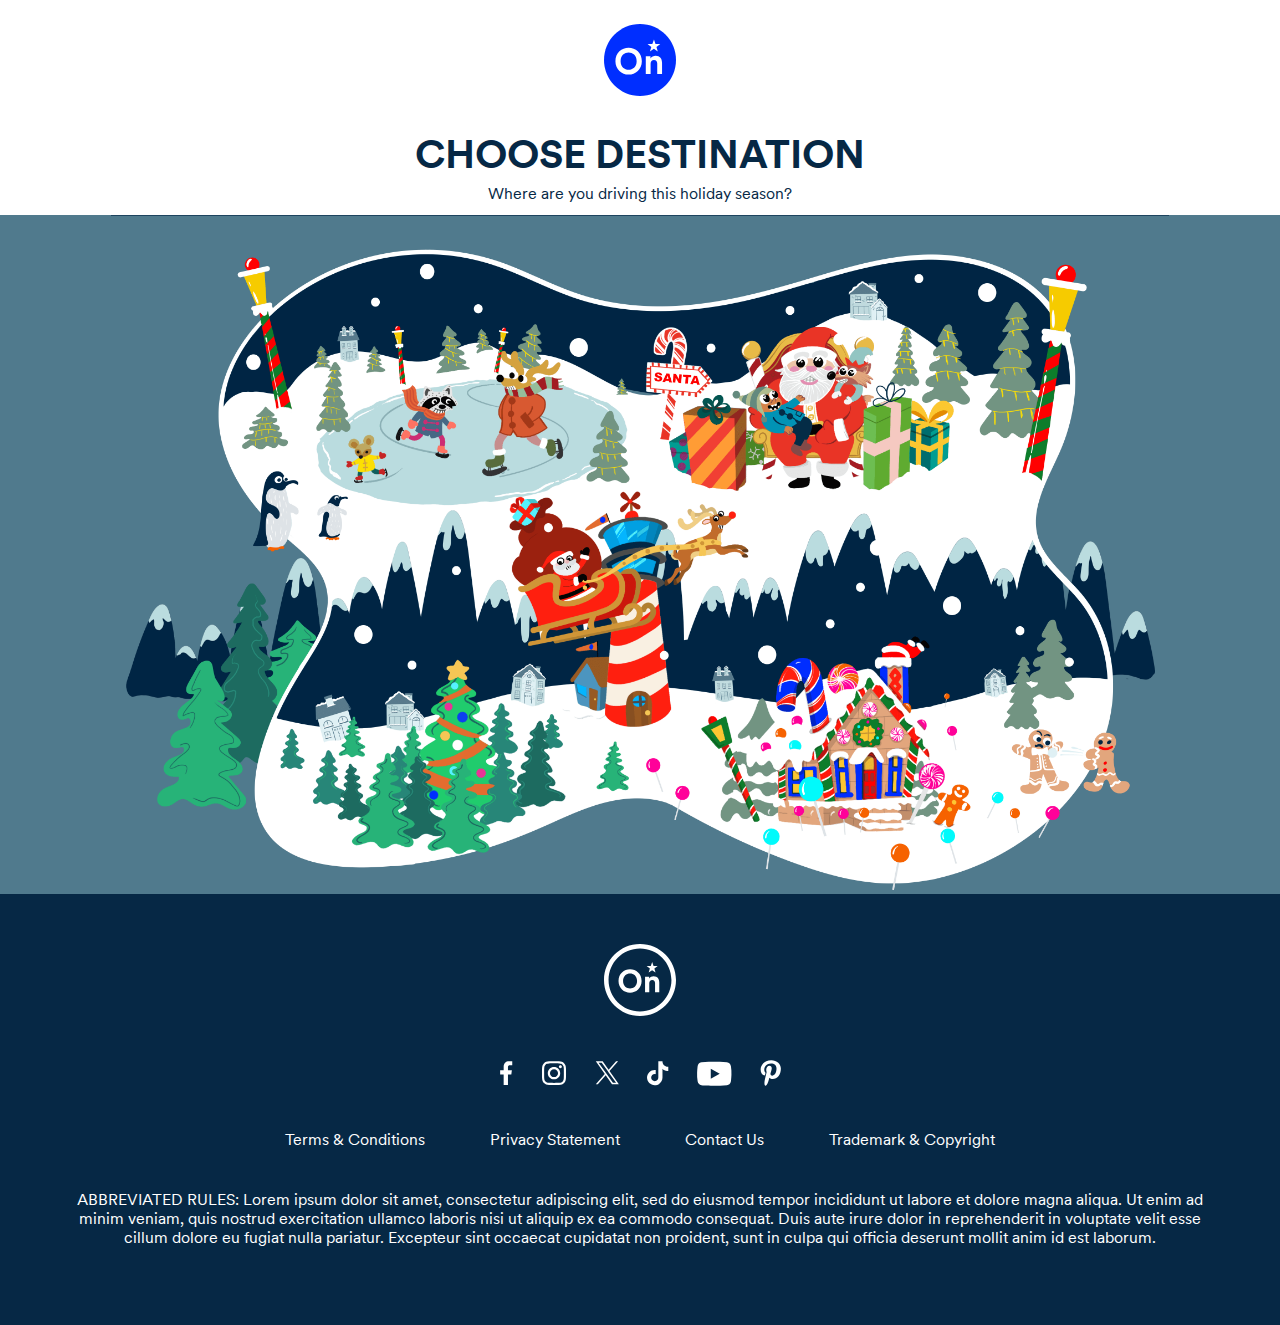
<file: index.html>
<!doctype html>
<html lang="en">
<!-- Head -->
<head>
    <meta charset="utf-8">
    <meta http-equiv="X-UA-Compatible" content="IE=edge">
    <meta name="viewport" content="width=device-width, initial-scale=1">
    <title>Onstar | Landing</title>   
    <link rel="icon" href="images/favicon.ico">
    <link rel="preconnect" href="https://fonts.googleapis.com">
    <link rel="preconnect" href="https://fonts.gstatic.com" crossorigin>
    <link href="https://fonts.googleapis.com/css2?family=Alumni+Sans:ital,wght@0,100..900;1,100..900&family=Flow+Circular&family=Roboto+Condensed:ital,wght@0,100..900;1,100..900&display=swap" rel="stylesheet">
    <link href="css/main.css" rel="stylesheet"> 
    <link href="js/jquery.min.js">
    <link href="js/jquery.rwdImageMaps.js">
    <link href="js/main.js">
    <link href="js/snow.js">
</head>
   
<!-- Body -->
<body>    
    <div class="wrapper">
        <header>
            <div class="container inner-container">
                <div class="d-flex justify-content-center align-items-center">
                    <a href="index.html" class="d-flex" title="Onstar">
                        <svg width="72" height="72" viewBox="0 0 72 72" fill="none" xmlns="http://www.w3.org/2000/svg">
                            <path d="M36 0C16.119 0 0 16.119 0 36C0 55.887 16.119 72 36 72C55.881 72 72 55.887 72 36C72 16.119 55.881 0 36 0Z" fill="#002EFF"/>
                            <path d="M45.9165 27.4627L49.8725 24.8017L53.7755 27.5407L52.4635 22.9617L56.2785 20.1027L51.5115 19.9337L49.9665 15.4277L48.3315 19.9017L43.5615 19.9767L47.3195 22.9107L45.9165 27.4627Z" fill="white"/>
                            <path d="M24.6111 23.764C17.6541 23.764 11.4221 28.873 11.4221 37.17C11.4221 45.431 17.6541 50.54 24.6111 50.54C31.6041 50.54 37.8361 45.431 37.8361 37.17C37.8361 28.873 31.6041 23.764 24.6111 23.764ZM24.6111 45.685C20.6621 45.685 16.6041 42.931 16.6041 37.134C16.6041 31.337 20.6621 28.583 24.6111 28.583C28.5971 28.583 32.6551 31.337 32.6551 37.134C32.6551 42.931 28.5971 45.685 24.6111 45.685Z" fill="white"/>
                            <path d="M51.6049 31.699C49.6849 31.699 47.5469 32.532 46.4599 34.38V32.17H41.7859V49.997H46.6049V39.743C46.6049 37.677 47.8369 36.047 49.9379 36.047C52.2569 36.047 53.2349 37.605 53.2349 39.598V49.997H58.0539V38.764C58.0539 34.851 56.0249 31.699 51.6049 31.699Z" fill="white"/>
                        </svg>
                    </a>
                </div>
            </div>
        </header>
        
        <main>
            <div class="landing-sect">
                <div class="container inner-container">
                    <div class="heading text-center">
                        <h1 class="text-uppercase">Choose Destination</h1>
                        <p>Where are you driving this holiday season?</p>
                    </div>
                </div>
                <div class="main-content-block" id="snowflake-block">
                    <div class="landing-image-web position-relative d-none d-lg-block">
                        <figure class="m-0">
                            <img src="images/landing-web.png" usemap="#image-map" alt="Onstar">
                        </figure>
                        <map name="image-map">
                            <area target="" alt="Ice Rink" title="Ice Rink" href="#ice-rink" class="modal-toggle" data-target="imageContentModal" coords="895,371,796,378,722,476,739,730,705,828,725,933,830,1015,952,1066,1210,1059,1352,1059,1461,1015,1596,1022,1735,984,1878,974,1888,774,1820,659,1671,567,1617,456,1549,354,1281,330,949,347" shape="poly">
                            <area target="" alt="Santa Presents" title="Santa Presents" href="#santa-presents" class="modal-toggle" data-target="imageContent1Modal" coords="2240,435,2261,536,2179,560,2101,451,2047,380,1952,380,1918,482,1901,577,1908,658,1956,689,1962,797,1979,845,2054,950,2098,977,2172,1001,2271,1014,2359,1014,2677,1021,2911,963,3064,875,3084,706,3115,513,3027,337,2759,212" shape="poly">
                            <area target="" alt="Airport" title="Airport" href="#airport" class="modal-toggle" data-target="imageContent2Modal" coords="1468,1018,1420,1089,1420,1194,1444,1340,1474,1424,1471,1543,1596,1573,1596,1645,1647,1736,1786,1841,1983,1858,2044,1760,2017,1506,2017,1387,2125,1265,2284,1262,2335,1197,2250,1028,1996,990,1888,970,1705,1018,1583,1024" shape="poly">
                            <area target="" alt="Tree Lot" title="Tree Lot" href="#tree-lot" class="modal-toggle" data-target="imageContent3Modal" coords="1308,1601,1407,1709,1498,1814,1596,1784,1634,1831,1654,1950,1678,2102,1407,2231,1339,2292,1203,2306,881,2289,837,2217,712,2106,742,1926,729,1828,722,1729,851,1695,939,1895,1037,1875,1129,1763,1169,1668,1173,1601" shape="poly">
                            <area target="" alt="Santa House" title="Santa House" href="#gingerbread-house" class="modal-toggle" data-target="imageContent4Modal" coords="2708,1596,2905,1474,2969,1548,2911,1623,2915,1769,2983,1877,3050,2016,3125,2067,3067,2202,2983,2216,2803,2243,2410,2206,2298,2196,2227,2189,2166,2091,2152,1908,2115,1823,2247,1772,2369,1684,2450,1579,2593,1606" shape="poly">
                        </map>
                        <div class="pin-svg ice-rink modal-toggle cursor-pointer" data-target="imageContentModal">
                            <svg width="63" height="131" viewBox="0 0 63 131" fill="none" xmlns="http://www.w3.org/2000/svg">
                                <g clip-path="url(#clip0_1_1355)">
                                    <path d="M62.187 36.9586L61.925 36.9536C62.189 35.3226 62.328 33.6496 62.328 31.9436C62.328 14.7316 48.375 0.779602 31.164 0.779602C13.953 0.779602 0 14.7316 0 31.9436C0 33.2596 0.083 34.5566 0.241 35.8296L0.141 35.8276L0.326 36.4526C0.761 39.4566 1.625 42.3216 2.853 44.9836L28.101 130.204L58.643 46.6526C60.012 44.1016 61.035 41.3386 61.651 38.4246L62.187 36.9586Z" fill="#FF0099" />
                                    <path d="M50.8421 27.9476C50.8421 38.8156 42.0321 47.6256 31.1641 47.6256C20.2961 47.6256 11.4861 38.8156 11.4861 27.9476C11.4861 17.0796 20.2961 8.26959 31.1641 8.26959C42.0321 8.26959 50.8421 17.0796 50.8421 27.9476Z" fill="white" />
                                </g>
                                <defs>
                                    <clipPath id="clip0_1_1355">
                                        <rect width="62.328" height="129.424" fill="white" transform="translate(0 0.779602)" />
                                    </clipPath>
                                </defs>
                            </svg>
                        </div>
                        <div class="pin-svg santa-presents modal-toggle cursor-pointer" data-target="imageContent1Modal">
                            <svg width="63" height="131" viewBox="0 0 63 131" fill="none" xmlns="http://www.w3.org/2000/svg">
                                <g clip-path="url(#clip0_1_1355)">
                                    <path d="M62.187 36.9586L61.925 36.9536C62.189 35.3226 62.328 33.6496 62.328 31.9436C62.328 14.7316 48.375 0.779602 31.164 0.779602C13.953 0.779602 0 14.7316 0 31.9436C0 33.2596 0.083 34.5566 0.241 35.8296L0.141 35.8276L0.326 36.4526C0.761 39.4566 1.625 42.3216 2.853 44.9836L28.101 130.204L58.643 46.6526C60.012 44.1016 61.035 41.3386 61.651 38.4246L62.187 36.9586Z" fill="#FF0099" />
                                    <path d="M50.8421 27.9476C50.8421 38.8156 42.0321 47.6256 31.1641 47.6256C20.2961 47.6256 11.4861 38.8156 11.4861 27.9476C11.4861 17.0796 20.2961 8.26959 31.1641 8.26959C42.0321 8.26959 50.8421 17.0796 50.8421 27.9476Z" fill="white" />
                                </g>
                                <defs>
                                    <clipPath id="clip0_1_1355">
                                        <rect width="62.328" height="129.424" fill="white" transform="translate(0 0.779602)" />
                                    </clipPath>
                                </defs>
                            </svg>
                        </div>
                        <div class="pin-svg airport modal-toggle cursor-pointer" data-target="imageContent2Modal">
                            <svg width="63" height="131" viewBox="0 0 63 131" fill="none" xmlns="http://www.w3.org/2000/svg">
                                <g clip-path="url(#clip0_1_1355)">
                                    <path d="M62.187 36.9586L61.925 36.9536C62.189 35.3226 62.328 33.6496 62.328 31.9436C62.328 14.7316 48.375 0.779602 31.164 0.779602C13.953 0.779602 0 14.7316 0 31.9436C0 33.2596 0.083 34.5566 0.241 35.8296L0.141 35.8276L0.326 36.4526C0.761 39.4566 1.625 42.3216 2.853 44.9836L28.101 130.204L58.643 46.6526C60.012 44.1016 61.035 41.3386 61.651 38.4246L62.187 36.9586Z" fill="#FF0099" />
                                    <path d="M50.8421 27.9476C50.8421 38.8156 42.0321 47.6256 31.1641 47.6256C20.2961 47.6256 11.4861 38.8156 11.4861 27.9476C11.4861 17.0796 20.2961 8.26959 31.1641 8.26959C42.0321 8.26959 50.8421 17.0796 50.8421 27.9476Z" fill="white" />
                                </g>
                                <defs>
                                    <clipPath id="clip0_1_1355">
                                        <rect width="62.328" height="129.424" fill="white" transform="translate(0 0.779602)" />
                                    </clipPath>
                                </defs>
                            </svg>
                        </div>
                        <div class="pin-svg tree-lot modal-toggle cursor-pointer" data-target="imageContent3Modal">
                            <svg width="63" height="131" viewBox="0 0 63 131" fill="none" xmlns="http://www.w3.org/2000/svg">
                                <g clip-path="url(#clip0_1_1355)">
                                    <path d="M62.187 36.9586L61.925 36.9536C62.189 35.3226 62.328 33.6496 62.328 31.9436C62.328 14.7316 48.375 0.779602 31.164 0.779602C13.953 0.779602 0 14.7316 0 31.9436C0 33.2596 0.083 34.5566 0.241 35.8296L0.141 35.8276L0.326 36.4526C0.761 39.4566 1.625 42.3216 2.853 44.9836L28.101 130.204L58.643 46.6526C60.012 44.1016 61.035 41.3386 61.651 38.4246L62.187 36.9586Z" fill="#FF0099" />
                                    <path d="M50.8421 27.9476C50.8421 38.8156 42.0321 47.6256 31.1641 47.6256C20.2961 47.6256 11.4861 38.8156 11.4861 27.9476C11.4861 17.0796 20.2961 8.26959 31.1641 8.26959C42.0321 8.26959 50.8421 17.0796 50.8421 27.9476Z" fill="white" />
                                </g>
                                <defs>
                                    <clipPath id="clip0_1_1355">
                                        <rect width="62.328" height="129.424" fill="white" transform="translate(0 0.779602)" />
                                    </clipPath>
                                </defs>
                            </svg>
                        </div>
                        <div class="pin-svg gingerbread-house modal-toggle cursor-pointer" data-target="imageContent4Modal">
                            <svg width="63" height="131" viewBox="0 0 63 131" fill="none" xmlns="http://www.w3.org/2000/svg">
                                <g clip-path="url(#clip0_1_1355)">
                                    <path d="M62.187 36.9586L61.925 36.9536C62.189 35.3226 62.328 33.6496 62.328 31.9436C62.328 14.7316 48.375 0.779602 31.164 0.779602C13.953 0.779602 0 14.7316 0 31.9436C0 33.2596 0.083 34.5566 0.241 35.8296L0.141 35.8276L0.326 36.4526C0.761 39.4566 1.625 42.3216 2.853 44.9836L28.101 130.204L58.643 46.6526C60.012 44.1016 61.035 41.3386 61.651 38.4246L62.187 36.9586Z" fill="#FF0099" />
                                    <path d="M50.8421 27.9476C50.8421 38.8156 42.0321 47.6256 31.1641 47.6256C20.2961 47.6256 11.4861 38.8156 11.4861 27.9476C11.4861 17.0796 20.2961 8.26959 31.1641 8.26959C42.0321 8.26959 50.8421 17.0796 50.8421 27.9476Z" fill="white" />
                                </g>
                                <defs>
                                    <clipPath id="clip0_1_1355">
                                        <rect width="62.328" height="129.424" fill="white" transform="translate(0 0.779602)" />
                                    </clipPath>
                                </defs>
                            </svg>
                        </div>
                    </div>
                    <div class="landing-image-responsive d-block d-lg-none">
                        <figure class="d-flex justify-content-center overflow-hidden modal-toggle m-0" data-target="imageContentModal">
                            <img src="images/ice-rink.png" alt="Ice Rink" class="d-none d-md-none d-md-block w-100">
                            <img src="images/ice-rink-m.png" alt="Ice Rink" title="" class="d-sm-none w-100">
                        </figure>
                        <figure class="d-flex justify-content-center overflow-hidden modal-toggle m-0" data-target="imageContent1Modal">
                            <img src="images/santa.png" alt="Santa Presents" class="d-none d-md-none d-md-block w-100">
                            <img src="images/santa-m.png" alt="Santa Presents" title="" class="d-sm-none w-100">
                        </figure>
                        <figure class="d-flex justify-content-center overflow-hidden modal-toggle m-0" data-target="imageContent2Modal">
                            <img src="images/airport.png" alt="Airport" class="d-none d-md-none d-md-block w-100">
                            <img src="images/airport-m.png" alt="Airport" title="" class="d-sm-none w-100">
                        </figure>
                        <figure class="d-flex justify-content-center overflow-hidden modal-toggle m-0" data-target="imageContent3Modal">
                            <img src="images/treelot.png" alt="Tree Lot" class="d-none d-md-none d-md-block w-100">
                            <img src="images/treelot-m.png" alt="Tree Lot" title="" class="d-sm-none w-100">
                        </figure>
                        <figure class="d-flex justify-content-center overflow-hidden modal-toggle m-0" data-target="imageContent4Modal">
                            <img src="images/gingerbread.png" alt="Santa House" class="d-none d-md-none d-md-block w-100">
                            <img src="images/gingerbread-m.png" alt="Santa House" title="" class="d-sm-none w-100">
                        </figure>
                    </div>
                </div>
            </div>
        </main>

        <footer>
            <div class="container inner-container">
                <div class="d-flex flex-column justify-content-center text-center">
                    <div class="footer-logo">
                        <a href="https://www.onstar.com/" class="logo-block d-inline-block pb-40" title="Onstar" target="_blank">
                            <svg width="72" height="72" viewBox="0 0 72 72" fill="none" xmlns="http://www.w3.org/2000/svg">
                                <path d="M36 0C16.118 0 0 16.118 0 36C0 55.882 16.118 72 36 72C55.882 72 72 55.882 72 36C72 16.118 55.882 0 36 0ZM36 67.453C18.629 67.453 4.547 53.371 4.547 36C4.547 18.629 18.629 4.547 36 4.547C53.371 4.547 67.453 18.629 67.453 36C67.453 53.371 53.371 67.453 36 67.453Z" fill="white"/>
                                <path d="M44.6639 28.5409L48.1209 26.2159L51.5309 28.6089L50.3839 24.6089L53.7179 22.1099L49.5519 21.9629L48.2019 18.0259L46.7739 21.9349L42.6069 21.9999L45.8889 24.5639L44.6639 28.5409Z" fill="white"/>
                                <path d="M26.0489 25.3101C19.9709 25.3101 14.5259 29.7731 14.5259 37.0231C14.5259 44.2401 19.9709 48.7041 26.0489 48.7041C32.1589 48.7041 37.6039 44.2401 37.6039 37.0231C37.6039 29.7731 32.1589 25.3101 26.0489 25.3101ZM26.0489 44.4621C22.5979 44.4621 19.0529 42.0561 19.0529 36.9911C19.0529 31.9261 22.5979 29.5201 26.0489 29.5201C29.5309 29.5201 33.0769 31.9261 33.0769 36.9911C33.0769 42.0561 29.5309 44.4621 26.0489 44.4621Z" fill="white"/>
                                <path d="M49.6339 32.2419C47.9559 32.2419 46.0879 32.9699 45.1389 34.5849V32.6539H41.0549V48.2289H45.2649V39.2699C45.2649 37.4649 46.3419 36.0409 48.1779 36.0409C50.2039 36.0409 51.0589 37.4019 51.0589 39.1429V48.2289H55.2689V38.4149C55.2689 34.9959 53.4959 32.2419 49.6339 32.2419Z" fill="white"/>
                            </svg>
                        </a>
                    </div>
                    <ul class="social-links pb-40 d-flex justify-content-center align-items-center">
                        <li>
                            <a href="https://www.facebook.com/onstar/" title="Facebook" target="_blank">
                                <svg width="13" height="25" viewBox="0 0 13 25" fill="none" xmlns="http://www.w3.org/2000/svg">
                                    <path d="M10.0343 4.15738H12.2427V0.35732C11.8617 0.305537 10.5514 0.189026 9.02539 0.189026C5.84132 0.189026 3.66015 2.16772 3.66015 5.80447V9.15143H0.146484V13.3996H3.66015V24.0888H7.96807V13.4006H11.3396L11.8748 9.15242H7.96706V6.2257C7.96807 4.99785 8.3027 4.15738 10.0343 4.15738Z" fill="white"/>
                                </svg>
                            </a>
                        </li>
                        <li>
                            <a href="https://www.instagram.com/onstar/" title="Instagram" target="_blank">
                                <svg width="26" height="25" viewBox="0 0 26 25" fill="none" xmlns="http://www.w3.org/2000/svg">
                                    <path d="M24.9569 7.21211C24.8984 5.94009 24.6951 5.07141 24.3979 4.31141C24.0961 3.51403 23.6228 2.79177 23.0112 2.19479C22.4107 1.58686 21.6838 1.11623 20.8816 0.8161C20.1167 0.520888 19.2429 0.319036 17.9631 0.261233C16.6809 0.202884 16.2712 0.189026 13.0061 0.189026C9.74086 0.189026 9.33119 0.202884 8.049 0.260869C6.76919 0.319036 5.89538 0.52107 5.13054 0.816464C4.32828 1.11642 3.6016 1.58686 3.00095 2.19479C2.3893 2.79159 1.9158 3.51385 1.61382 4.31123C1.3168 5.07141 1.11372 5.94009 1.05556 7.21192C0.996853 8.48649 0.98291 8.89348 0.98291 12.1388C0.98291 15.3843 0.996853 15.7915 1.05556 17.0659C1.1139 18.3377 1.31717 19.2064 1.61437 19.9666C1.91616 20.7638 2.38949 21.4862 3.00114 22.083C3.6016 22.6909 4.32846 23.1614 5.13073 23.4613C5.89538 23.7569 6.76938 23.9587 8.04919 24.0169C9.33156 24.0751 9.74104 24.0888 13.0062 24.0888C16.2714 24.0888 16.6811 24.0751 17.9633 24.0169C19.2431 23.9587 20.1169 23.7569 20.8817 23.4613C22.4967 22.8406 23.7734 21.5717 24.3979 19.9666C24.6953 19.2064 24.8984 18.3377 24.9569 17.0659C25.0153 15.7913 25.0292 15.3843 25.0292 12.139C25.0292 8.89348 25.0153 8.48649 24.9569 7.21211ZM22.7927 16.9679C22.7393 18.1331 22.5433 18.7658 22.3788 19.1869C21.9742 20.2291 21.1456 21.0528 20.0969 21.4548C19.6733 21.6184 19.0367 21.8131 17.8644 21.8662C16.5969 21.9238 16.2166 21.9358 13.0061 21.9358C9.79534 21.9358 9.41522 21.9238 8.14752 21.8662C6.9754 21.8131 6.3388 21.6184 5.91501 21.4548C5.39289 21.2632 4.92048 20.9578 4.53265 20.5608C4.13326 20.1753 3.82597 19.706 3.63315 19.1869C3.46859 18.7658 3.27266 18.1331 3.21927 16.9679C3.16148 15.708 3.14919 15.33 3.14919 12.1392C3.14919 8.94818 3.16148 8.57037 3.21927 7.31021C3.27284 6.14504 3.46859 5.51231 3.63315 5.09129C3.82597 4.57216 4.13344 4.10263 4.53265 3.71716C4.92048 3.3202 5.39289 3.01478 5.91519 2.82332C6.3388 2.65958 6.9754 2.46502 8.1477 2.41177C9.4154 2.35434 9.79571 2.34212 13.0061 2.34212C16.2164 2.34212 16.5965 2.35434 17.8644 2.41196C19.0367 2.46502 19.6731 2.65976 20.0969 2.82332C20.619 3.01496 21.0914 3.32038 21.4793 3.71716C21.8787 4.10263 22.186 4.57216 22.3786 5.09129C22.5433 5.51231 22.7393 6.14504 22.7927 7.31021C22.8504 8.57019 22.8627 8.94818 22.8627 12.139C22.8627 15.33 22.8506 15.7078 22.7927 16.9679Z" fill="white"/>
                                    <path d="M13.0059 6.00299C9.57677 6.00299 6.79688 8.7503 6.79688 12.139C6.79688 15.5278 9.57677 18.2749 13.0059 18.2749C16.4353 18.2749 19.2152 15.5278 19.2152 12.139C19.2152 8.7503 16.4353 6.00299 13.0059 6.00299ZM13.0059 16.122C10.7801 16.1218 8.97547 14.3386 8.97566 12.1389C8.97566 9.93926 10.7801 8.15591 13.0061 8.15591C15.2321 8.15609 17.0366 9.93926 17.0366 12.1389C17.0366 14.3386 15.2319 16.122 13.0059 16.122Z" fill="white"/>
                                    <path d="M20.8921 5.75959C20.8921 6.55101 20.2177 7.19264 19.3858 7.19264C18.5538 7.19264 17.8794 6.55101 17.8794 5.75959C17.8794 4.96799 18.5538 4.32635 19.3858 4.32635C20.2177 4.32635 20.8921 4.96799 20.8921 5.75959Z" fill="white"/>
                                </svg>
                            </a>
                        </li>
                        <li>
                            <a href="https://x.com/OnStar/" title="Twitter" target="_blank">
                                <svg width="24" height="24" viewBox="0 0 24 24" fill="none" xmlns="http://www.w3.org/2000/svg">
                                    <path d="M14.5242 9.93073L23.1149 0.204102H21.0792L13.6198 8.64959L7.66208 0.204102H0.790527L9.79981 12.9752L0.790527 23.175H2.82637L10.7036 14.2563L16.9954 23.175H23.867L14.5242 9.93073ZM11.7358 13.0877L10.823 11.816L3.55991 1.69684H6.68685L12.5482 9.86331L13.461 11.135L21.0801 21.7502H17.9532L11.7358 13.0877Z" fill="white"/>
                                </svg>
                            </a>
                        </li>
                        <li>
                            <a href="https://www.tiktok.com/@onstar" title="TikTok" target="_blank">
                                <svg width="22" height="25" viewBox="0 0 22 25" fill="none" xmlns="http://www.w3.org/2000/svg">
                                    <path d="M20.7545 5.78398C17.8426 5.78398 15.4819 3.43968 15.4819 0.547762C15.4819 0.527522 15.4819 0.507343 15.4824 0.487164L15.4819 0.148132H11.3317V8.13927V9.80939V16.614C11.3317 18.2492 10.2201 19.6262 8.70606 20.0401C8.40284 20.1238 8.08316 20.1679 7.75323 20.1679C5.77674 20.1679 4.17472 18.5769 4.17472 16.614C4.17472 14.6511 5.77674 13.06 7.75323 13.06C8.08316 13.06 8.40284 13.1042 8.70606 13.1879V8.99646C8.39354 8.9581 8.07594 8.93835 7.75323 8.93835C3.4848 8.93835 0.0244141 12.3749 0.0244141 16.614C0.0244141 20.853 3.4848 24.2896 7.75323 24.2896C8.07594 24.2896 8.39354 24.2699 8.70606 24.2316C9.83005 24.0945 10.8795 23.7177 11.8005 23.1541C14.0095 21.8032 15.4819 19.3794 15.4819 16.614V8.13927V7.75782C16.5636 9.11716 18.239 9.98979 20.1192 9.98979C20.5178 9.98979 20.9073 9.95064 21.2838 9.8754V5.7579C21.1098 5.77516 20.9332 5.78398 20.7545 5.78398Z" fill="white"/>
                                </svg>
                            </a>
                        </li>
                        <li>
                            <a href="https://www.youtube.com/onstar" title="YouTube" target="_blank">
                                <svg width="35" height="25" viewBox="0 0 35 25" fill="none" xmlns="http://www.w3.org/2000/svg">
                                    <path d="M7.12056 24.435C6.21597 24.3949 5.30635 24.2895 4.41184 24.139C2.27762 23.7852 0.997594 22.4705 0.622154 20.2902C0.133325 17.4476 0.00481805 14.5748 0.0980483 11.6996C0.163562 9.67485 0.360101 7.65264 0.56168 5.63544C0.624673 4.99315 0.801055 4.33078 1.07319 3.7462C1.75604 2.27846 2.97559 1.44298 4.58318 1.29746C6.97945 1.0842 9.38328 0.868429 11.7871 0.81825C15.4458 0.737963 19.1095 0.740472 22.7681 0.81825C25.1367 0.868429 27.5103 1.03402 29.8637 1.29495C32.2171 1.55588 33.5249 2.91322 33.9205 5.2315C34.4068 8.07665 34.5353 10.9494 34.4395 13.8247C34.374 15.8268 34.1599 17.8239 33.9936 19.8211C33.9608 20.2275 33.8676 20.634 33.7491 21.0254C33.1898 22.892 31.882 23.9533 29.9746 24.1515C27.6867 24.3899 25.3887 24.5454 23.0907 24.6357C21.1454 24.7135 10.4945 24.5805 7.12056 24.435ZM13.7752 7.68274V17.8214C16.7762 16.1254 19.7344 14.4544 22.7454 12.7533C19.7318 11.0498 16.7737 9.37879 13.7752 7.68274Z" fill="white"/>
                                </svg>
                            </a>
                        </li>
                        <li>
                            <a href="https://www.pinterest.com/OnStar/_created/" title="Pinterest" target="_blank">
                                <svg width="21" height="26" viewBox="0 0 21 26" fill="none" xmlns="http://www.w3.org/2000/svg">
                                    <path d="M18.2371 2.76231C16.4649 1.07657 14.0123 0.148132 11.3312 0.148132C7.23581 0.148132 4.71693 1.81155 3.32503 3.2069C1.6096 4.92652 0.625977 7.20985 0.625977 9.47152C0.625977 12.3112 1.82472 14.4908 3.83216 15.3016C3.96693 15.3563 4.10254 15.3839 4.2355 15.3839C4.659 15.3839 4.99455 15.1093 5.11081 14.6689C5.1786 14.4162 5.33558 13.7929 5.40387 13.5223C5.55 12.9879 5.43193 12.7308 5.11323 12.3587C4.53263 11.678 4.26225 10.873 4.26225 9.82548C4.26225 6.71384 6.60061 3.40685 10.9345 3.40685C14.3733 3.40685 16.5095 5.34345 16.5095 8.46081C16.5095 10.428 16.0818 12.2498 15.3051 13.5909C14.7653 14.5227 13.8162 15.6334 12.3591 15.6334C11.729 15.6334 11.163 15.377 10.8059 14.9299C10.4685 14.5072 10.3573 13.9612 10.493 13.3922C10.6463 12.7492 10.8553 12.0786 11.0576 11.4302C11.4266 10.2461 11.7754 9.12767 11.7754 8.23535C11.7754 6.70911 10.8284 5.68356 9.41915 5.68356C7.62819 5.68356 6.22508 7.48593 6.22508 9.78686C6.22508 10.9153 6.52775 11.7593 6.66478 12.0834C6.43915 13.0306 5.09824 18.6618 4.8439 19.7237C4.69682 20.3436 3.81089 25.2396 5.27726 25.63C6.9248 26.0686 8.3975 21.3002 8.5474 20.7614C8.66889 20.3232 9.09395 18.6662 9.35443 17.6476C10.1498 18.4067 11.4304 18.9199 12.6765 18.9199C15.0255 18.9199 17.1381 17.8724 18.6251 15.9708C20.0672 14.1262 20.8615 11.5554 20.8615 8.73206C20.8614 6.52491 19.9048 4.34894 18.2371 2.76231Z" fill="white"/>
                                </svg>
                            </a>
                        </li>
                    </ul>
                    <ul class="page-links pb-40 d-flex flex-wrap justify-content-center mx-auto">
                        <li>
                            <a href="javascript:;" title="Terms & Conditions" data-target="termsAndConditionsModal" class="modal-toggle">Terms & Conditions</a>
                        </li>
                        <li>
                            <a href="https://www.onstar.com/legal/privacy-statement" title="Privacy Statement" target="_blank">Privacy Statement</a>
                        </li>
                        <li>
                            <a href="https://www.onstar.com/contact-us" title="Contact Us" target="_blank">Contact Us</a>
                        </li>
                        <li>
                            <a href="https://www.onstar.com/legal/trademarks-copyrights" title="Trademark & Copyright" target="_blank">Trademark & Copyright</a>
                        </li>
                    </ul>
                    <p><span class="text-uppercase">Abbreviated Rules:</span> Lorem ipsum dolor sit amet, consectetur adipiscing elit, sed do eiusmod tempor incididunt ut labore et dolore magna aliqua. Ut enim ad minim veniam, quis nostrud exercitation ullamco laboris nisi ut aliquip ex ea commodo consequat. Duis aute irure dolor in reprehenderit in voluptate velit esse cillum dolore eu fugiat nulla pariatur. Excepteur sint occaecat cupidatat non proident, sunt in culpa qui officia deserunt mollit anim id est laborum.</p>
                </div>
            </div>
        </footer>

        <!-- Terms & Conditions Modal  -->
        <div class="modal" id="termsAndConditionsModal">
            <div class="modal-overlay modal-toggle" data-target="termsAndConditionsModal"></div>
            <div class="modal-wrapper modal-transition position-relative">
                <div class="modal-header">                    
                    <button class="modal-close modal-toggle close-modal position-absolute cursor-pointer" data-target="termsAndConditionsModal">
                        <svg xmlns="http://www.w3.org/2000/svg" width="17.839" height="17.839" viewBox="0 0 17.839 17.839">
                            <g><path id="Path_13" data-name="Path 13" d="M17.839,1.784,16.055,0,8.919,7.136,1.784,0,0,1.784,7.136,8.919,0,16.055l1.784,1.784L8.919,10.7l7.136,7.136,1.784-1.784L10.7,8.919Z" fill="#FFFFFF"/></g>
                        </svg>                        
                    </button>                    
                </div>
                <div class="modal-body">
                    <div class="modal-heading">
                        <div class="heading text-center p-0">
                            <svg width="72" height="72" viewBox="0 0 72 72" fill="none" xmlns="http://www.w3.org/2000/svg">
                                <path d="M36 0C16.118 0 0 16.118 0 36C0 55.882 16.118 72 36 72C55.882 72 72 55.882 72 36C72 16.118 55.882 0 36 0ZM36 67.453C18.629 67.453 4.547 53.371 4.547 36C4.547 18.629 18.629 4.547 36 4.547C53.371 4.547 67.453 18.629 67.453 36C67.453 53.371 53.371 67.453 36 67.453Z" fill="white"/>
                                <path d="M44.6639 28.5409L48.1209 26.2159L51.5309 28.6089L50.3839 24.6089L53.7179 22.1099L49.5519 21.9629L48.2019 18.0259L46.7739 21.9349L42.6069 21.9999L45.8889 24.5639L44.6639 28.5409Z" fill="white"/>
                                <path d="M26.0489 25.3101C19.9709 25.3101 14.5259 29.7731 14.5259 37.0231C14.5259 44.2401 19.9709 48.7041 26.0489 48.7041C32.1589 48.7041 37.6039 44.2401 37.6039 37.0231C37.6039 29.7731 32.1589 25.3101 26.0489 25.3101ZM26.0489 44.4621C22.5979 44.4621 19.0529 42.0561 19.0529 36.9911C19.0529 31.9261 22.5979 29.5201 26.0489 29.5201C29.5309 29.5201 33.0769 31.9261 33.0769 36.9911C33.0769 42.0561 29.5309 44.4621 26.0489 44.4621Z" fill="white"/>
                                <path d="M49.6339 32.2419C47.9559 32.2419 46.0879 32.9699 45.1389 34.5849V32.6539H41.0549V48.2289H45.2649V39.2699C45.2649 37.4649 46.3419 36.0409 48.1779 36.0409C50.2039 36.0409 51.0589 37.4019 51.0589 39.1429V48.2289H55.2689V38.4149C55.2689 34.9959 53.4959 32.2419 49.6339 32.2419Z" fill="white"/>
                            </svg>
                            <h1 class="text-white">Terms & Conditions</h1>
                        </div>
                    </div>
                    <div class="modal-content text-left">
                        <p>Sed ut perspiciatis unde omnis iste natus error sit voluptatem accusantium doloremque laudantium, totam rem aperiam, eaque ipsa quae ab illo inventore veritatis et quasi architecto beatae vitae dicta sunt explicabo. Sed ut perspiciatis unde omnis iste natus error sit voluptatem accusantium doloremque laudantium, totam rem aperiam, eaque ipsa quae ab illo inventore veritatis et quasi architecto beatae vitae dicta sunt explicabo.</p>
                        <p>Sed ut perspiciatis unde omnis iste natus error sit voluptatem accusantium doloremque laudantium, totam rem aperiam, eaque ipsa quae ab illo inventore veritatis et quasi architecto beatae vitae dicta sunt explicabo.Sed ut perspiciatis unde omnis iste natus error sit voluptatem accusantium doloremque laudantium, totam rem aperiam, eaque ipsa quae ab illo inventore veritatis et quasi architecto beatae vitae dicta sunt explicabo.Sed ut perspiciatis unde omnis iste natus error sit voluptatem accusantium doloremque laudantium, totam rem aperiam, eaque ipsa quae ab illo inventore veritatis et quasi architecto beatae vitae dicta sunt explicabo.</p>
                        <p>Sed ut perspiciatis unde omnis iste natus error sit voluptatem accusantium doloremque laudantium, totam rem aperiam, eaque ipsa quae ab illo inventore veritatis et quasi architecto beatae vitae dicta sunt explicabo. Sed ut perspiciatis unde omnis iste natus error sit voluptatem accusantium doloremque laudantium, totam rem aperiam, eaque ipsa quae ab illo inventore veritatis et quasi architecto beatae vitae dicta sunt explicabo.Sed ut perspiciatis unde omnis iste natus error sit voluptatem accusantium doloremque laudantium, totam rem aperiam, eaque ipsa quae ab illo inventore veritatis et quasi architecto beatae vitae dicta sunt explicabo.Sed ut perspiciatis unde omnis iste natus error sit voluptatem accusantium doloremque laudantium, totam rem aperiam, eaque ipsa quae ab il</p>
                        <p>Sed ut perspiciatis unde omnis iste natus error sit voluptatem accusantium doloremque laudantium, totam rem aperiam, eaque ipsa quae ab illo inventore veritatis et quasi architecto beatae vitae dicta sunt explicabo.Sed ut perspiciatis unde omnis iste natus error sit voluptatem accusantium doloremque laudantium, totam rem aperiam, eaque ipsa quae ab illo inventore veritatis et quasi architecto beatae vitae dicta sunt explicabo.Sed ut perspiciatis unde omnis iste natus error sit voluptatem accusantium doloremque laudantium, totam rem aperiam, eaque ipsa quae ab illo inventore veritatis et quasi architecto beatae vitae dicta sunt explicabo. Sed ut perspiciatis unde omnis iste natus error sit voluptatem accusantium doloremque laudantium, totam rem aperiam, eaque ipsa quae ab illo inventore veritatis et quasi architecto beatae vitae dicta sunt explicabo.</p>
                    </div>
                </div>
            </div>
        </div>

        <!-- Promotion Rules Modal  -->
        <div class="modal" id="promotionRulesModal">
            <div class="modal-overlay agreeModal modal-toggle" data-target="promotionRulesModal"></div>
            <div class="modal-wrapper modal-transition position-relative">
                <div class="modal-body">
                    <div class="modal-heading">
                        <div class="heading text-center p-0">
                            <h2 class="text-white">Hold your reindeer!<br> First, please review the Official Rules and Privacy Policy.</h2>
                        </div>
                    </div>
                    <div class="modal-content text-center">
                        <p class="text-white">To participate in this promotion, you must agree to the following. This step will only need to be completed once.</p>
                        <div class="form-check d-flex justify-content-center mb-3">
                            <input class="form-check-input d-none" type="checkbox" id="readAndAgree">
                            <label class="form-check-label" for="readAndAgree">I agree to the <a href="javascript:;" data-target="termsAndConditionsModal" class="d-inline modal-toggle text-white text-underline">Terms and Conditions</a> and <a href="https://www.onstar.com/legal/privacy-statement" class="d-inline text-white text-underline" target="_blank">Privacy Policy</a>.*</label>
                        </div>
                        <button class="btn btn-tertiary modal-toggle close-modal cursor-pointer">Let’s Start</button>
                    </div>
                </div>
            </div>
        </div>

        <!-- Yeti Image Modal  -->
        <div class="modal image-modal" id="imageContentModal">
            <div class="modal-overlay modal-toggle" data-target="imageContentModal"></div>
            <div class="modal-wrapper modal-transition position-relative">
                <div class="modal-body p-0">
                    <div class="modal-content text-center position-relative">
                        <div class="modal-content-details yeti-modal position-relative">
                            <div class="modal-content-details-inner position-relative">
                                <div class="heading text-center bg-white">
                                    <h1>Eek! Yeti Crossing!</h1>
                                    <p class="small">That furry fellow came out of nowhere! So, you swerved to miss the mythical monster and ended up skidding straight into a snowdrift. You call for help, but unfortunately, Yetis only speak Yetish. Thankfully, OnStar’s Automatic Crash Response already has Emergency Services headed your way. </p>
                                </div>
                                <div class="content-details-btns d-flex align-items-center justify-content-center">
                                    <div class="act-btn d-flex align-items-center justify-content-center">
                                        <a href="javascript:;" class="btn btn-secondary modal-toggle close-modal">Change Destination</a>
                                    </div>
                                    <div class="act-btn d-flex align-items-center justify-content-center">
                                        <a href="confirmation.html" class="btn btn-primary d-flex align-items-center justify-content-center">
                                            <svg xmlns="http://www.w3.org/2000/svg" xmlns:xlink="http://www.w3.org/1999/xlink" width="15" height="15" viewBox="0 0 15 15">
                                                <defs>
                                                    <clipPath id="clip-path">
                                                        <rect width="15" height="15" fill="none" />
                                                    </clipPath>
                                                </defs>
                                                <g clip-path="url(#clip-path)">
                                                    <path d="M7.5,0A7.5,7.5,0,1,0,15,7.5,7.5,7.5,0,0,0,7.5,0m0,14.053A6.553,6.553,0,1,1,14.053,7.5,6.553,6.553,0,0,1,7.5,14.053" fill="#fff" />
                                                    <path d="M43.036,20.217l.72-.484.71.5-.239-.833.695-.521-.868-.031-.281-.82-.3.814-.868.014.684.534Z" transform="translate(-33.731 -14.271)" fill="#fff" />
                                                    <path d="M16.927,25.31a2.437,2.437,0,1,0,2.407,2.44,2.356,2.356,0,0,0-2.407-2.44m0,3.99a1.559,1.559,0,1,1,1.464-1.556A1.442,1.442,0,0,1,16.927,29.3" transform="translate(-11.5 -20.037)" fill="#fff" />
                                                    <path d="M42.842,32.242a1.078,1.078,0,0,0-.936.488v-.4h-.851v3.245h.877V33.706a.611.611,0,0,1,.607-.673.57.57,0,0,1,.6.646v1.893h.877V33.528a1.142,1.142,0,0,0-1.174-1.286" transform="translate(-32.502 -25.525)" fill="#fff" />
                                                </g>
                                            </svg>
                                            <span>Click for OnStar Offer</span>
                                        </a>
                                    </div>
                                </div>
                            </div>
                        </div>
                    </div>
                </div>
            </div>
        </div>

        <!-- Penguinator Image Modal  -->
        <div class="modal image-modal" id="imageContent1Modal">
            <div class="modal-overlay modal-toggle" data-target="imageContent1Modal"></div>
            <div class="modal-wrapper modal-transition position-relative">
                <div class="modal-body p-0">
                    <div class="modal-content text-center position-relative">
                        <div class="modal-content-details penguinator-modal position-relative">
                            <div class="modal-content-details-inner position-relative">
                                <div class="heading text-center bg-white">
                                    <h1>Oh No! Heavy Flurries Afoot!</h1>
                                    <p class="small">Who gave that penguin a snowblower?! Now the road is covered over, and you’re starting to second guess the best route to take. Just call your friendly OnStar Advisor for Turn-By-Turn Navigation to show you the way. </p>
                                </div>
                                <div class="content-details-btns d-flex align-items-center justify-content-center">
                                    <div class="act-btn d-flex align-items-center justify-content-center">
                                        <a href="javascript:;" class="btn btn-secondary modal-toggle close-modal">Change Destination</a>
                                    </div>
                                    <div class="act-btn d-flex align-items-center justify-content-center">
                                        <a href="confirmation.html" class="btn btn-primary d-flex align-items-center justify-content-center">
                                            <svg xmlns="http://www.w3.org/2000/svg" xmlns:xlink="http://www.w3.org/1999/xlink" width="15" height="15" viewBox="0 0 15 15">
                                                <defs>
                                                    <clipPath id="clip-path1">
                                                        <rect width="15" height="15" fill="none" />
                                                    </clipPath>
                                                </defs>
                                                <g clip-path="url(#clip-path1)">
                                                    <path d="M7.5,0A7.5,7.5,0,1,0,15,7.5,7.5,7.5,0,0,0,7.5,0m0,14.053A6.553,6.553,0,1,1,14.053,7.5,6.553,6.553,0,0,1,7.5,14.053" fill="#fff" />
                                                    <path d="M43.036,20.217l.72-.484.71.5-.239-.833.695-.521-.868-.031-.281-.82-.3.814-.868.014.684.534Z" transform="translate(-33.731 -14.271)" fill="#fff" />
                                                    <path d="M16.927,25.31a2.437,2.437,0,1,0,2.407,2.44,2.356,2.356,0,0,0-2.407-2.44m0,3.99a1.559,1.559,0,1,1,1.464-1.556A1.442,1.442,0,0,1,16.927,29.3" transform="translate(-11.5 -20.037)" fill="#fff" />
                                                    <path d="M42.842,32.242a1.078,1.078,0,0,0-.936.488v-.4h-.851v3.245h.877V33.706a.611.611,0,0,1,.607-.673.57.57,0,0,1,.6.646v1.893h.877V33.528a1.142,1.142,0,0,0-1.174-1.286" transform="translate(-32.502 -25.525)" fill="#fff" />
                                                </g>
                                            </svg>
                                            <span>Click for OnStar Offer</span>
                                        </a>
                                    </div>
                                </div>
                            </div>
                        </div>
                    </div>
                </div>
            </div>
        </div>

        <!--TenLords Image Modal  -->
        <div class="modal image-modal" id="imageContent2Modal">
            <div class="modal-overlay modal-toggle" data-target="imageContent2Modal"></div>
            <div class="modal-wrapper modal-transition position-relative">
                <div class="modal-body p-0">
                    <div class="modal-content text-center position-relative">
                        <div class="modal-content-details tenlords-modal position-relative">
                            <div class="modal-content-details-inner position-relative">
                                <div class="heading text-center bg-white">
                                    <h1>Oops! 10 Lords A-Leaping Used Up All Your Gas!</h1>
                                    <p class="small">You waited all 12 days and now your gauge is at empty because you got stuck behind the drummers-drumming-pipers-piping-lords-a-leaping-ladies-dancing-maids-a-milking-[insert-birds]-in-a-pear-tree parade. Looks like you’re in need of OnStar’s Roadside Assistance!</p>
                                </div>
                                <div class="content-details-btns d-flex align-items-center justify-content-center">
                                    <div class="act-btn d-flex align-items-center justify-content-center">
                                        <a href="javascript:;" class="btn btn-secondary modal-toggle close-modal">Change Destination</a>
                                    </div>
                                    <div class="act-btn d-flex align-items-center justify-content-center">
                                        <a href="confirmation.html" class="btn btn-primary d-flex align-items-center justify-content-center">
                                            <svg xmlns="http://www.w3.org/2000/svg" xmlns:xlink="http://www.w3.org/1999/xlink" width="15" height="15" viewBox="0 0 15 15">
                                                <defs>
                                                    <clipPath id="clip-path2">
                                                        <rect width="15" height="15" fill="none" />
                                                    </clipPath>
                                                </defs>
                                                <g clip-path="url(#clip-path2)">
                                                    <path d="M7.5,0A7.5,7.5,0,1,0,15,7.5,7.5,7.5,0,0,0,7.5,0m0,14.053A6.553,6.553,0,1,1,14.053,7.5,6.553,6.553,0,0,1,7.5,14.053" fill="#fff" />
                                                    <path d="M43.036,20.217l.72-.484.71.5-.239-.833.695-.521-.868-.031-.281-.82-.3.814-.868.014.684.534Z" transform="translate(-33.731 -14.271)" fill="#fff" />
                                                    <path d="M16.927,25.31a2.437,2.437,0,1,0,2.407,2.44,2.356,2.356,0,0,0-2.407-2.44m0,3.99a1.559,1.559,0,1,1,1.464-1.556A1.442,1.442,0,0,1,16.927,29.3" transform="translate(-11.5 -20.037)" fill="#fff" />
                                                    <path d="M42.842,32.242a1.078,1.078,0,0,0-.936.488v-.4h-.851v3.245h.877V33.706a.611.611,0,0,1,.607-.673.57.57,0,0,1,.6.646v1.893h.877V33.528a1.142,1.142,0,0,0-1.174-1.286" transform="translate(-32.502 -25.525)" fill="#fff" />
                                                </g>
                                            </svg>
                                            <span>Click for OnStar Offer</span>
                                        </a>
                                    </div>
                                </div>
                            </div>
                        </div>
                    </div>
                </div>
            </div>
        </div>

        <!-- Joyride Image Modal  -->
        <div class="modal image-modal" id="imageContent3Modal">
            <div class="modal-overlay modal-toggle" data-target="imageContent3Modal"></div>
            <div class="modal-wrapper modal-transition position-relative">
                <div class="modal-body p-0">
                    <div class="modal-content text-center position-relative">
                        <div class="modal-content-details joyride-modal position-relative">
                            <div class="modal-content-details-inner position-relative">
                                <div class="heading text-center bg-white">
                                    <h1>Uh-oh! Elves Took Your Sleigh</h1>
                                    <p class="small">Turns out, no one loves a joyride more than the merry helpers of the big guy in red. They’re getting their jollies off in your brand-new car somewhere between here and the North Pole. Good thing you have OnStar’s GPS technology to locate it.</p>
                                </div>
                                <div class="content-details-btns d-flex align-items-center justify-content-center">
                                    <div class="act-btn d-flex align-items-center justify-content-center">
                                        <a href="javascript:;" class="btn btn-secondary modal-toggle close-modal">Change Destination</a>
                                    </div>
                                    <div class="act-btn d-flex align-items-center justify-content-center">
                                        <a href="confirmation.html" class="btn btn-primary d-flex align-items-center justify-content-center">
                                            <svg xmlns="http://www.w3.org/2000/svg" xmlns:xlink="http://www.w3.org/1999/xlink" width="15" height="15" viewBox="0 0 15 15">
                                                <defs>
                                                    <clipPath id="clip-path3">
                                                        <rect width="15" height="15" fill="none" />
                                                    </clipPath>
                                                </defs>
                                                <g clip-path="url(#clip-path3)">
                                                    <path d="M7.5,0A7.5,7.5,0,1,0,15,7.5,7.5,7.5,0,0,0,7.5,0m0,14.053A6.553,6.553,0,1,1,14.053,7.5,6.553,6.553,0,0,1,7.5,14.053" fill="#fff" />
                                                    <path d="M43.036,20.217l.72-.484.71.5-.239-.833.695-.521-.868-.031-.281-.82-.3.814-.868.014.684.534Z" transform="translate(-33.731 -14.271)" fill="#fff" />
                                                    <path d="M16.927,25.31a2.437,2.437,0,1,0,2.407,2.44,2.356,2.356,0,0,0-2.407-2.44m0,3.99a1.559,1.559,0,1,1,1.464-1.556A1.442,1.442,0,0,1,16.927,29.3" transform="translate(-11.5 -20.037)" fill="#fff" />
                                                    <path d="M42.842,32.242a1.078,1.078,0,0,0-.936.488v-.4h-.851v3.245h.877V33.706a.611.611,0,0,1,.607-.673.57.57,0,0,1,.6.646v1.893h.877V33.528a1.142,1.142,0,0,0-1.174-1.286" transform="translate(-32.502 -25.525)" fill="#fff" />
                                                </g>
                                            </svg>
                                            <span>Click for OnStar Offer</span>
                                        </a>
                                    </div>
                                </div>
                            </div>
                        </div>
                    </div>
                </div>
            </div>
        </div>

        <!--JackFrost Image Modal  -->
        <div class="modal image-modal" id="imageContent4Modal">
            <div class="modal-overlay modal-toggle" data-target="imageContent4Modal"></div>
            <div class="modal-wrapper modal-transition position-relative">
                <div class="modal-body p-0">
                    <div class="modal-content text-center position-relative">
                        <div class="modal-content-details jackfrost-modal position-relative">
                            <div class="modal-content-details-inner position-relative">
                                <div class="heading text-center bg-white">
                                    <h1>Ouch! Jack Frost Just Flattened Your Tire</h1>
                                    <p class="small">Your car’s frozen in place, and now your trip’s been put on a holiday hold. Push the blue OnStar button and our Roadside Assistance will send Jack Frost and any other roadside troubles away.</p>
                                </div>
                                <div class="content-details-btns d-flex align-items-center justify-content-center">
                                    <div class="act-btn d-flex align-items-center justify-content-center">
                                        <a href="javascript:;" class="btn btn-secondary modal-toggle close-modal">Change Destination</a>
                                    </div>
                                    <div class="act-btn d-flex align-items-center justify-content-center">
                                        <a href="confirmation.html" class="btn btn-primary d-flex align-items-center justify-content-center">
                                            <svg xmlns="http://www.w3.org/2000/svg" xmlns:xlink="http://www.w3.org/1999/xlink" width="15" height="15" viewBox="0 0 15 15">
                                                <defs>
                                                    <clipPath id="clip-path4">
                                                        <rect width="15" height="15" fill="none" />
                                                    </clipPath>
                                                </defs>
                                                <g clip-path="url(#clip-path4)">
                                                    <path d="M7.5,0A7.5,7.5,0,1,0,15,7.5,7.5,7.5,0,0,0,7.5,0m0,14.053A6.553,6.553,0,1,1,14.053,7.5,6.553,6.553,0,0,1,7.5,14.053" fill="#fff" />
                                                    <path d="M43.036,20.217l.72-.484.71.5-.239-.833.695-.521-.868-.031-.281-.82-.3.814-.868.014.684.534Z" transform="translate(-33.731 -14.271)" fill="#fff" />
                                                    <path d="M16.927,25.31a2.437,2.437,0,1,0,2.407,2.44,2.356,2.356,0,0,0-2.407-2.44m0,3.99a1.559,1.559,0,1,1,1.464-1.556A1.442,1.442,0,0,1,16.927,29.3" transform="translate(-11.5 -20.037)" fill="#fff" />
                                                    <path d="M42.842,32.242a1.078,1.078,0,0,0-.936.488v-.4h-.851v3.245h.877V33.706a.611.611,0,0,1,.607-.673.57.57,0,0,1,.6.646v1.893h.877V33.528a1.142,1.142,0,0,0-1.174-1.286" transform="translate(-32.502 -25.525)" fill="#fff" />
                                                </g>
                                            </svg>
                                            <span>Click for OnStar Offer</span>
                                        </a>
                                    </div>
                                </div>
                            </div>
                        </div>
                    </div>
                </div>
            </div>
        </div>
    </div>
</body>
</html>
</file>
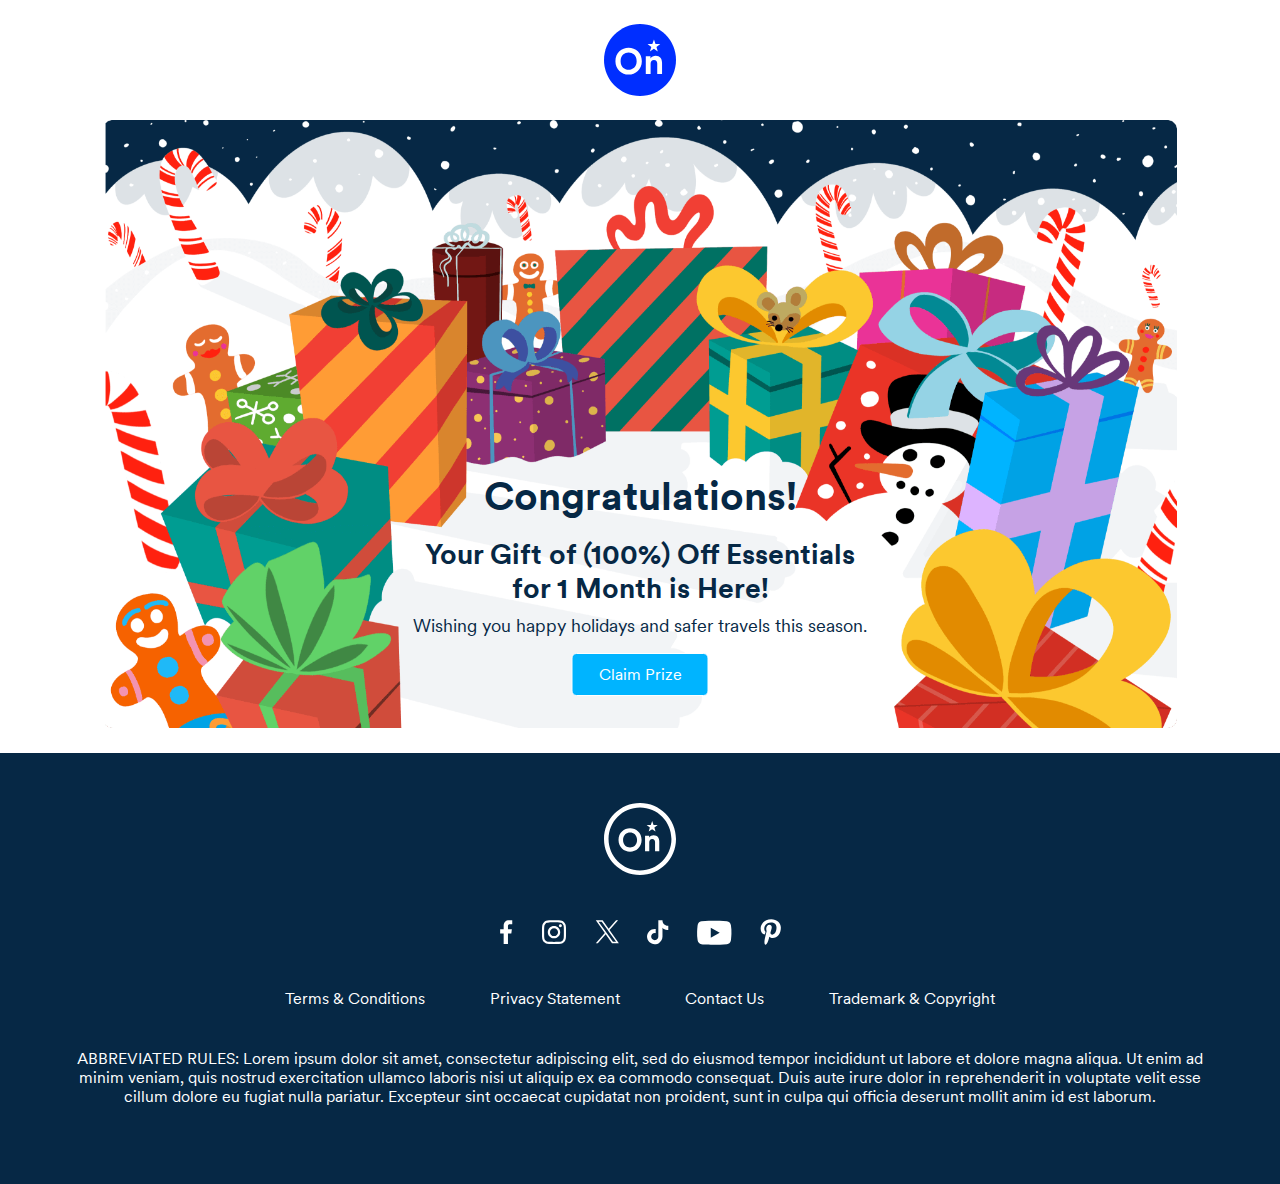
<file: confirmation.html>
<!doctype html>
<html lang="en">
<!-- Head -->
<head>
    <meta charset="utf-8">
    <meta http-equiv="X-UA-Compatible" content="IE=edge">
    <meta name="viewport" content="width=device-width, initial-scale=1">
    <title>Onstar | Confirmation</title>   
    <link rel="icon" href="images/favicon.ico">
    <link rel="preconnect" href="https://fonts.googleapis.com">
    <link rel="preconnect" href="https://fonts.gstatic.com" crossorigin>
    <link href='http://fonts.googleapis.com/css?family=Metrophobic' rel='stylesheet' type='text/css'>
    <link href="https://fonts.googleapis.com/css2?family=Alumni+Sans:ital,wght@0,100..900;1,100..900&family=Flow+Circular&family=Roboto+Condensed:ital,wght@0,100..900;1,100..900&display=swap" rel="stylesheet">
    <link href="css/main.css" rel="stylesheet">    
</head>
   
<!-- Body -->
<body>    
    <div class="wrapper">
        <header>
            <div class="container inner-container">
                <div class="d-flex justify-content-center align-items-center">
                    <a href="index.html" class="d-flex" title="Onstar">
                        <svg width="72" height="72" viewBox="0 0 72 72" fill="none" xmlns="http://www.w3.org/2000/svg">
                            <path d="M36 0C16.119 0 0 16.119 0 36C0 55.887 16.119 72 36 72C55.881 72 72 55.887 72 36C72 16.119 55.881 0 36 0Z" fill="#002EFF"/>
                            <path d="M45.9165 27.4627L49.8725 24.8017L53.7755 27.5407L52.4635 22.9617L56.2785 20.1027L51.5115 19.9337L49.9665 15.4277L48.3315 19.9017L43.5615 19.9767L47.3195 22.9107L45.9165 27.4627Z" fill="white"/>
                            <path d="M24.6111 23.764C17.6541 23.764 11.4221 28.873 11.4221 37.17C11.4221 45.431 17.6541 50.54 24.6111 50.54C31.6041 50.54 37.8361 45.431 37.8361 37.17C37.8361 28.873 31.6041 23.764 24.6111 23.764ZM24.6111 45.685C20.6621 45.685 16.6041 42.931 16.6041 37.134C16.6041 31.337 20.6621 28.583 24.6111 28.583C28.5971 28.583 32.6551 31.337 32.6551 37.134C32.6551 42.931 28.5971 45.685 24.6111 45.685Z" fill="white"/>
                            <path d="M51.6049 31.699C49.6849 31.699 47.5469 32.532 46.4599 34.38V32.17H41.7859V49.997H46.6049V39.743C46.6049 37.677 47.8369 36.047 49.9379 36.047C52.2569 36.047 53.2349 37.605 53.2349 39.598V49.997H58.0539V38.764C58.0539 34.851 56.0249 31.699 51.6049 31.699Z" fill="white"/>
                        </svg>
                    </a>
                </div>
            </div>
        </header>
        
        <main>
            <div class="confirmation-sect">
                <div class="container">
                    <div class="confirmation-content-section position-relative">
                        <div class="confirmation-image">
                            <figure class="m-0">
                                <img src="images/confirmation.png" alt="Confirmation" class="d-none d-lg-block w-100">
                                <img src="images/confirmation-t.png" alt="Confirmation" class="d-none d-md-none d-md-block w-100">
                                <img src="images/confirmation-m.png" alt="Confirmation" class="d-sm-none d-sm-block w-100">
                            </figure>
                        </div>
                        <div class="confirmation-content position-absolute">
                            <div class="heading text-center">
                                <h1 class="text-center">Congratulations!</h1>
                                <h3 class="text-center">Your Gift of (100%) Off Essentials for 1 Month is Here! </h3>
                                <p class="medium text-center mb-3">Wishing you happy holidays and safer travels this season.</p>
                                <a href="javascript:;" target="_blank" class="btn btn-tertiary cursor-pointer">Claim Prize</a>
                            </div>
                        </div>
                    </div>
                </div>
            </div>
        </main>

        <footer>
            <div class="container inner-container">
                <div class="d-flex flex-column justify-content-center text-center">
                    <div class="footer-logo">
                        <a href="https://www.onstar.com/" class="logo-block d-inline-block pb-40" title="Onstar" target="_blank">
                            <svg width="72" height="72" viewBox="0 0 72 72" fill="none" xmlns="http://www.w3.org/2000/svg">
                                <path d="M36 0C16.118 0 0 16.118 0 36C0 55.882 16.118 72 36 72C55.882 72 72 55.882 72 36C72 16.118 55.882 0 36 0ZM36 67.453C18.629 67.453 4.547 53.371 4.547 36C4.547 18.629 18.629 4.547 36 4.547C53.371 4.547 67.453 18.629 67.453 36C67.453 53.371 53.371 67.453 36 67.453Z" fill="white"/>
                                <path d="M44.6639 28.5409L48.1209 26.2159L51.5309 28.6089L50.3839 24.6089L53.7179 22.1099L49.5519 21.9629L48.2019 18.0259L46.7739 21.9349L42.6069 21.9999L45.8889 24.5639L44.6639 28.5409Z" fill="white"/>
                                <path d="M26.0489 25.3101C19.9709 25.3101 14.5259 29.7731 14.5259 37.0231C14.5259 44.2401 19.9709 48.7041 26.0489 48.7041C32.1589 48.7041 37.6039 44.2401 37.6039 37.0231C37.6039 29.7731 32.1589 25.3101 26.0489 25.3101ZM26.0489 44.4621C22.5979 44.4621 19.0529 42.0561 19.0529 36.9911C19.0529 31.9261 22.5979 29.5201 26.0489 29.5201C29.5309 29.5201 33.0769 31.9261 33.0769 36.9911C33.0769 42.0561 29.5309 44.4621 26.0489 44.4621Z" fill="white"/>
                                <path d="M49.6339 32.2419C47.9559 32.2419 46.0879 32.9699 45.1389 34.5849V32.6539H41.0549V48.2289H45.2649V39.2699C45.2649 37.4649 46.3419 36.0409 48.1779 36.0409C50.2039 36.0409 51.0589 37.4019 51.0589 39.1429V48.2289H55.2689V38.4149C55.2689 34.9959 53.4959 32.2419 49.6339 32.2419Z" fill="white"/>
                            </svg>
                        </a>
                    </div>
                    <ul class="social-links pb-40 d-flex justify-content-center align-items-center">
                        <li>
                            <a href="https://www.facebook.com/onstar/" title="Facebook" target="_blank">
                                <svg width="13" height="25" viewBox="0 0 13 25" fill="none" xmlns="http://www.w3.org/2000/svg">
                                    <path d="M10.0343 4.15738H12.2427V0.35732C11.8617 0.305537 10.5514 0.189026 9.02539 0.189026C5.84132 0.189026 3.66015 2.16772 3.66015 5.80447V9.15143H0.146484V13.3996H3.66015V24.0888H7.96807V13.4006H11.3396L11.8748 9.15242H7.96706V6.2257C7.96807 4.99785 8.3027 4.15738 10.0343 4.15738Z" fill="white"/>
                                </svg>
                            </a>
                        </li>
                        <li>
                            <a href="https://www.instagram.com/onstar/" title="Instagram" target="_blank">
                                <svg width="26" height="25" viewBox="0 0 26 25" fill="none" xmlns="http://www.w3.org/2000/svg">
                                    <path d="M24.9569 7.21211C24.8984 5.94009 24.6951 5.07141 24.3979 4.31141C24.0961 3.51403 23.6228 2.79177 23.0112 2.19479C22.4107 1.58686 21.6838 1.11623 20.8816 0.8161C20.1167 0.520888 19.2429 0.319036 17.9631 0.261233C16.6809 0.202884 16.2712 0.189026 13.0061 0.189026C9.74086 0.189026 9.33119 0.202884 8.049 0.260869C6.76919 0.319036 5.89538 0.52107 5.13054 0.816464C4.32828 1.11642 3.6016 1.58686 3.00095 2.19479C2.3893 2.79159 1.9158 3.51385 1.61382 4.31123C1.3168 5.07141 1.11372 5.94009 1.05556 7.21192C0.996853 8.48649 0.98291 8.89348 0.98291 12.1388C0.98291 15.3843 0.996853 15.7915 1.05556 17.0659C1.1139 18.3377 1.31717 19.2064 1.61437 19.9666C1.91616 20.7638 2.38949 21.4862 3.00114 22.083C3.6016 22.6909 4.32846 23.1614 5.13073 23.4613C5.89538 23.7569 6.76938 23.9587 8.04919 24.0169C9.33156 24.0751 9.74104 24.0888 13.0062 24.0888C16.2714 24.0888 16.6811 24.0751 17.9633 24.0169C19.2431 23.9587 20.1169 23.7569 20.8817 23.4613C22.4967 22.8406 23.7734 21.5717 24.3979 19.9666C24.6953 19.2064 24.8984 18.3377 24.9569 17.0659C25.0153 15.7913 25.0292 15.3843 25.0292 12.139C25.0292 8.89348 25.0153 8.48649 24.9569 7.21211ZM22.7927 16.9679C22.7393 18.1331 22.5433 18.7658 22.3788 19.1869C21.9742 20.2291 21.1456 21.0528 20.0969 21.4548C19.6733 21.6184 19.0367 21.8131 17.8644 21.8662C16.5969 21.9238 16.2166 21.9358 13.0061 21.9358C9.79534 21.9358 9.41522 21.9238 8.14752 21.8662C6.9754 21.8131 6.3388 21.6184 5.91501 21.4548C5.39289 21.2632 4.92048 20.9578 4.53265 20.5608C4.13326 20.1753 3.82597 19.706 3.63315 19.1869C3.46859 18.7658 3.27266 18.1331 3.21927 16.9679C3.16148 15.708 3.14919 15.33 3.14919 12.1392C3.14919 8.94818 3.16148 8.57037 3.21927 7.31021C3.27284 6.14504 3.46859 5.51231 3.63315 5.09129C3.82597 4.57216 4.13344 4.10263 4.53265 3.71716C4.92048 3.3202 5.39289 3.01478 5.91519 2.82332C6.3388 2.65958 6.9754 2.46502 8.1477 2.41177C9.4154 2.35434 9.79571 2.34212 13.0061 2.34212C16.2164 2.34212 16.5965 2.35434 17.8644 2.41196C19.0367 2.46502 19.6731 2.65976 20.0969 2.82332C20.619 3.01496 21.0914 3.32038 21.4793 3.71716C21.8787 4.10263 22.186 4.57216 22.3786 5.09129C22.5433 5.51231 22.7393 6.14504 22.7927 7.31021C22.8504 8.57019 22.8627 8.94818 22.8627 12.139C22.8627 15.33 22.8506 15.7078 22.7927 16.9679Z" fill="white"/>
                                    <path d="M13.0059 6.00299C9.57677 6.00299 6.79688 8.7503 6.79688 12.139C6.79688 15.5278 9.57677 18.2749 13.0059 18.2749C16.4353 18.2749 19.2152 15.5278 19.2152 12.139C19.2152 8.7503 16.4353 6.00299 13.0059 6.00299ZM13.0059 16.122C10.7801 16.1218 8.97547 14.3386 8.97566 12.1389C8.97566 9.93926 10.7801 8.15591 13.0061 8.15591C15.2321 8.15609 17.0366 9.93926 17.0366 12.1389C17.0366 14.3386 15.2319 16.122 13.0059 16.122Z" fill="white"/>
                                    <path d="M20.8921 5.75959C20.8921 6.55101 20.2177 7.19264 19.3858 7.19264C18.5538 7.19264 17.8794 6.55101 17.8794 5.75959C17.8794 4.96799 18.5538 4.32635 19.3858 4.32635C20.2177 4.32635 20.8921 4.96799 20.8921 5.75959Z" fill="white"/>
                                </svg>
                            </a>
                        </li>
                        <li>
                            <a href="https://x.com/OnStar/" title="Twitter" target="_blank">
                                <svg width="24" height="24" viewBox="0 0 24 24" fill="none" xmlns="http://www.w3.org/2000/svg">
                                    <path d="M14.5242 9.93073L23.1149 0.204102H21.0792L13.6198 8.64959L7.66208 0.204102H0.790527L9.79981 12.9752L0.790527 23.175H2.82637L10.7036 14.2563L16.9954 23.175H23.867L14.5242 9.93073ZM11.7358 13.0877L10.823 11.816L3.55991 1.69684H6.68685L12.5482 9.86331L13.461 11.135L21.0801 21.7502H17.9532L11.7358 13.0877Z" fill="white"/>
                                </svg>
                            </a>
                        </li>
                        <li>
                            <a href="https://www.tiktok.com/@onstar" title="TikTok" target="_blank">
                                <svg width="22" height="25" viewBox="0 0 22 25" fill="none" xmlns="http://www.w3.org/2000/svg">
                                    <path d="M20.7545 5.78398C17.8426 5.78398 15.4819 3.43968 15.4819 0.547762C15.4819 0.527522 15.4819 0.507343 15.4824 0.487164L15.4819 0.148132H11.3317V8.13927V9.80939V16.614C11.3317 18.2492 10.2201 19.6262 8.70606 20.0401C8.40284 20.1238 8.08316 20.1679 7.75323 20.1679C5.77674 20.1679 4.17472 18.5769 4.17472 16.614C4.17472 14.6511 5.77674 13.06 7.75323 13.06C8.08316 13.06 8.40284 13.1042 8.70606 13.1879V8.99646C8.39354 8.9581 8.07594 8.93835 7.75323 8.93835C3.4848 8.93835 0.0244141 12.3749 0.0244141 16.614C0.0244141 20.853 3.4848 24.2896 7.75323 24.2896C8.07594 24.2896 8.39354 24.2699 8.70606 24.2316C9.83005 24.0945 10.8795 23.7177 11.8005 23.1541C14.0095 21.8032 15.4819 19.3794 15.4819 16.614V8.13927V7.75782C16.5636 9.11716 18.239 9.98979 20.1192 9.98979C20.5178 9.98979 20.9073 9.95064 21.2838 9.8754V5.7579C21.1098 5.77516 20.9332 5.78398 20.7545 5.78398Z" fill="white"/>
                                </svg>
                            </a>
                        </li>
                        <li>
                            <a href="https://www.youtube.com/onstar" title="YouTube" target="_blank">
                                <svg width="35" height="25" viewBox="0 0 35 25" fill="none" xmlns="http://www.w3.org/2000/svg">
                                    <path d="M7.12056 24.435C6.21597 24.3949 5.30635 24.2895 4.41184 24.139C2.27762 23.7852 0.997594 22.4705 0.622154 20.2902C0.133325 17.4476 0.00481805 14.5748 0.0980483 11.6996C0.163562 9.67485 0.360101 7.65264 0.56168 5.63544C0.624673 4.99315 0.801055 4.33078 1.07319 3.7462C1.75604 2.27846 2.97559 1.44298 4.58318 1.29746C6.97945 1.0842 9.38328 0.868429 11.7871 0.81825C15.4458 0.737963 19.1095 0.740472 22.7681 0.81825C25.1367 0.868429 27.5103 1.03402 29.8637 1.29495C32.2171 1.55588 33.5249 2.91322 33.9205 5.2315C34.4068 8.07665 34.5353 10.9494 34.4395 13.8247C34.374 15.8268 34.1599 17.8239 33.9936 19.8211C33.9608 20.2275 33.8676 20.634 33.7491 21.0254C33.1898 22.892 31.882 23.9533 29.9746 24.1515C27.6867 24.3899 25.3887 24.5454 23.0907 24.6357C21.1454 24.7135 10.4945 24.5805 7.12056 24.435ZM13.7752 7.68274V17.8214C16.7762 16.1254 19.7344 14.4544 22.7454 12.7533C19.7318 11.0498 16.7737 9.37879 13.7752 7.68274Z" fill="white"/>
                                </svg>
                            </a>
                        </li>
                        <li>
                            <a href="https://www.pinterest.com/OnStar/_created/" title="Pinterest" target="_blank">
                                <svg width="21" height="26" viewBox="0 0 21 26" fill="none" xmlns="http://www.w3.org/2000/svg">
                                    <path d="M18.2371 2.76231C16.4649 1.07657 14.0123 0.148132 11.3312 0.148132C7.23581 0.148132 4.71693 1.81155 3.32503 3.2069C1.6096 4.92652 0.625977 7.20985 0.625977 9.47152C0.625977 12.3112 1.82472 14.4908 3.83216 15.3016C3.96693 15.3563 4.10254 15.3839 4.2355 15.3839C4.659 15.3839 4.99455 15.1093 5.11081 14.6689C5.1786 14.4162 5.33558 13.7929 5.40387 13.5223C5.55 12.9879 5.43193 12.7308 5.11323 12.3587C4.53263 11.678 4.26225 10.873 4.26225 9.82548C4.26225 6.71384 6.60061 3.40685 10.9345 3.40685C14.3733 3.40685 16.5095 5.34345 16.5095 8.46081C16.5095 10.428 16.0818 12.2498 15.3051 13.5909C14.7653 14.5227 13.8162 15.6334 12.3591 15.6334C11.729 15.6334 11.163 15.377 10.8059 14.9299C10.4685 14.5072 10.3573 13.9612 10.493 13.3922C10.6463 12.7492 10.8553 12.0786 11.0576 11.4302C11.4266 10.2461 11.7754 9.12767 11.7754 8.23535C11.7754 6.70911 10.8284 5.68356 9.41915 5.68356C7.62819 5.68356 6.22508 7.48593 6.22508 9.78686C6.22508 10.9153 6.52775 11.7593 6.66478 12.0834C6.43915 13.0306 5.09824 18.6618 4.8439 19.7237C4.69682 20.3436 3.81089 25.2396 5.27726 25.63C6.9248 26.0686 8.3975 21.3002 8.5474 20.7614C8.66889 20.3232 9.09395 18.6662 9.35443 17.6476C10.1498 18.4067 11.4304 18.9199 12.6765 18.9199C15.0255 18.9199 17.1381 17.8724 18.6251 15.9708C20.0672 14.1262 20.8615 11.5554 20.8615 8.73206C20.8614 6.52491 19.9048 4.34894 18.2371 2.76231Z" fill="white"/>
                                </svg>
                            </a>
                        </li>
                    </ul>
                    <ul class="page-links pb-40 d-flex flex-wrap justify-content-center mx-auto">
                        <li>
                            <a href="javascript:;" title="Terms & Conditions" data-target="termsAndConditionsModal" class="modal-toggle">Terms & Conditions</a>
                        </li>
                        <li>
                            <a href="https://www.onstar.com/legal/privacy-statement" title="Privacy Statement" target="_blank">Privacy Statement</a>
                        </li>
                        <li>
                            <a href="https://www.onstar.com/contact-us" title="Contact Us" target="_blank">Contact Us</a>
                        </li>
                        <li>
                            <a href="https://www.onstar.com/legal/trademarks-copyrights" title="Trademark & Copyright" target="_blank">Trademark & Copyright</a>
                        </li>
                    </ul>
                    <p><span class="text-uppercase">Abbreviated Rules:</span> Lorem ipsum dolor sit amet, consectetur adipiscing elit, sed do eiusmod tempor incididunt ut labore et dolore magna aliqua. Ut enim ad minim veniam, quis nostrud exercitation ullamco laboris nisi ut aliquip ex ea commodo consequat. Duis aute irure dolor in reprehenderit in voluptate velit esse cillum dolore eu fugiat nulla pariatur. Excepteur sint occaecat cupidatat non proident, sunt in culpa qui officia deserunt mollit anim id est laborum.</p>
                </div>
            </div>
        </footer>

        <!-- Terms & Conditions Modal  -->
        <div class="modal" id="termsAndConditionsModal">
            <div class="modal-overlay modal-toggle" data-target="termsAndConditionsModal"></div>
            <div class="modal-wrapper modal-transition position-relative">
                <div class="modal-header">                    
                    <button class="modal-close modal-toggle close-modal position-absolute cursor-pointer" data-target="termsAndConditionsModal">
                        <svg xmlns="http://www.w3.org/2000/svg" width="17.839" height="17.839" viewBox="0 0 17.839 17.839">
                            <g><path id="Path_13" data-name="Path 13" d="M17.839,1.784,16.055,0,8.919,7.136,1.784,0,0,1.784,7.136,8.919,0,16.055l1.784,1.784L8.919,10.7l7.136,7.136,1.784-1.784L10.7,8.919Z" fill="#FFFFFF"/></g>
                        </svg>                        
                    </button>                    
                </div>
                <div class="modal-body">
                    <div class="modal-heading">
                        <div class="heading text-center p-0">
                            <svg width="72" height="72" viewBox="0 0 72 72" fill="none" xmlns="http://www.w3.org/2000/svg">
                                <path d="M36 0C16.118 0 0 16.118 0 36C0 55.882 16.118 72 36 72C55.882 72 72 55.882 72 36C72 16.118 55.882 0 36 0ZM36 67.453C18.629 67.453 4.547 53.371 4.547 36C4.547 18.629 18.629 4.547 36 4.547C53.371 4.547 67.453 18.629 67.453 36C67.453 53.371 53.371 67.453 36 67.453Z" fill="white"/>
                                <path d="M44.6639 28.5409L48.1209 26.2159L51.5309 28.6089L50.3839 24.6089L53.7179 22.1099L49.5519 21.9629L48.2019 18.0259L46.7739 21.9349L42.6069 21.9999L45.8889 24.5639L44.6639 28.5409Z" fill="white"/>
                                <path d="M26.0489 25.3101C19.9709 25.3101 14.5259 29.7731 14.5259 37.0231C14.5259 44.2401 19.9709 48.7041 26.0489 48.7041C32.1589 48.7041 37.6039 44.2401 37.6039 37.0231C37.6039 29.7731 32.1589 25.3101 26.0489 25.3101ZM26.0489 44.4621C22.5979 44.4621 19.0529 42.0561 19.0529 36.9911C19.0529 31.9261 22.5979 29.5201 26.0489 29.5201C29.5309 29.5201 33.0769 31.9261 33.0769 36.9911C33.0769 42.0561 29.5309 44.4621 26.0489 44.4621Z" fill="white"/>
                                <path d="M49.6339 32.2419C47.9559 32.2419 46.0879 32.9699 45.1389 34.5849V32.6539H41.0549V48.2289H45.2649V39.2699C45.2649 37.4649 46.3419 36.0409 48.1779 36.0409C50.2039 36.0409 51.0589 37.4019 51.0589 39.1429V48.2289H55.2689V38.4149C55.2689 34.9959 53.4959 32.2419 49.6339 32.2419Z" fill="white"/>
                            </svg>
                            <h1 class="text-white">Terms & Conditions</h1>
                        </div>
                    </div>
                    <div class="modal-content text-left">
                        <p>Sed ut perspiciatis unde omnis iste natus error sit voluptatem accusantium doloremque laudantium, totam rem aperiam, eaque ipsa quae ab illo inventore veritatis et quasi architecto beatae vitae dicta sunt explicabo. Sed ut perspiciatis unde omnis iste natus error sit voluptatem accusantium doloremque laudantium, totam rem aperiam, eaque ipsa quae ab illo inventore veritatis et quasi architecto beatae vitae dicta sunt explicabo.</p>
                        <p>Sed ut perspiciatis unde omnis iste natus error sit voluptatem accusantium doloremque laudantium, totam rem aperiam, eaque ipsa quae ab illo inventore veritatis et quasi architecto beatae vitae dicta sunt explicabo.Sed ut perspiciatis unde omnis iste natus error sit voluptatem accusantium doloremque laudantium, totam rem aperiam, eaque ipsa quae ab illo inventore veritatis et quasi architecto beatae vitae dicta sunt explicabo.Sed ut perspiciatis unde omnis iste natus error sit voluptatem accusantium doloremque laudantium, totam rem aperiam, eaque ipsa quae ab illo inventore veritatis et quasi architecto beatae vitae dicta sunt explicabo.</p>
                        <p>Sed ut perspiciatis unde omnis iste natus error sit voluptatem accusantium doloremque laudantium, totam rem aperiam, eaque ipsa quae ab illo inventore veritatis et quasi architecto beatae vitae dicta sunt explicabo. Sed ut perspiciatis unde omnis iste natus error sit voluptatem accusantium doloremque laudantium, totam rem aperiam, eaque ipsa quae ab illo inventore veritatis et quasi architecto beatae vitae dicta sunt explicabo.Sed ut perspiciatis unde omnis iste natus error sit voluptatem accusantium doloremque laudantium, totam rem aperiam, eaque ipsa quae ab illo inventore veritatis et quasi architecto beatae vitae dicta sunt explicabo.Sed ut perspiciatis unde omnis iste natus error sit voluptatem accusantium doloremque laudantium, totam rem aperiam, eaque ipsa quae ab il</p>
                        <p>Sed ut perspiciatis unde omnis iste natus error sit voluptatem accusantium doloremque laudantium, totam rem aperiam, eaque ipsa quae ab illo inventore veritatis et quasi architecto beatae vitae dicta sunt explicabo.Sed ut perspiciatis unde omnis iste natus error sit voluptatem accusantium doloremque laudantium, totam rem aperiam, eaque ipsa quae ab illo inventore veritatis et quasi architecto beatae vitae dicta sunt explicabo.Sed ut perspiciatis unde omnis iste natus error sit voluptatem accusantium doloremque laudantium, totam rem aperiam, eaque ipsa quae ab illo inventore veritatis et quasi architecto beatae vitae dicta sunt explicabo. Sed ut perspiciatis unde omnis iste natus error sit voluptatem accusantium doloremque laudantium, totam rem aperiam, eaque ipsa quae ab illo inventore veritatis et quasi architecto beatae vitae dicta sunt explicabo.</p>
                    </div>
                </div>
            </div>
        </div>

        <!-- Promotion Rules Modal  -->
        <div class="modal" id="promotionRulesModal">
            <div class="modal-overlay modal-toggle" data-target="promotionRulesModal"></div>
            <div class="modal-wrapper modal-transition position-relative">
                <div class="modal-body">
                    <div class="modal-heading">
                        <div class="heading text-center p-0">
                            <h2 class="text-white">Hold your reindeer!<br> First, please review the Official Rules and Privacy Policy.</h2>
                        </div>
                    </div>
                    <div class="modal-content text-center">
                        <p class="text-white">To participate in this promotion, you must agree to the following. This step will only need to be completed once.</p>
                        <div class="form-check d-flex justify-content-center mb-3">
                            <input class="form-check-input d-none" type="checkbox" id="readAndAgree">
                            <label class="form-check-label" for="readAndAgree">I agree to the <a href="javascript:;" data-target="termsAndConditionsModal" class="d-inline modal-toggle text-white text-underline">Terms and Conditions</a> and <a href="https://www.onstar.com/legal/privacy-statement" class="d-inline text-white text-underline" target="_blank">Privacy Policy</a>.*</label>
                        </div>
                        <button class="btn btn-tertiary modal-toggle close-modal cursor-pointer">Let’s Start</button>
                    </div>
                </div>
            </div>
        </div>
    </div>
    <script src="js/jquery.min.js"></script>
    <script src="js/main.js"></script>
</body>
</html>
</file>
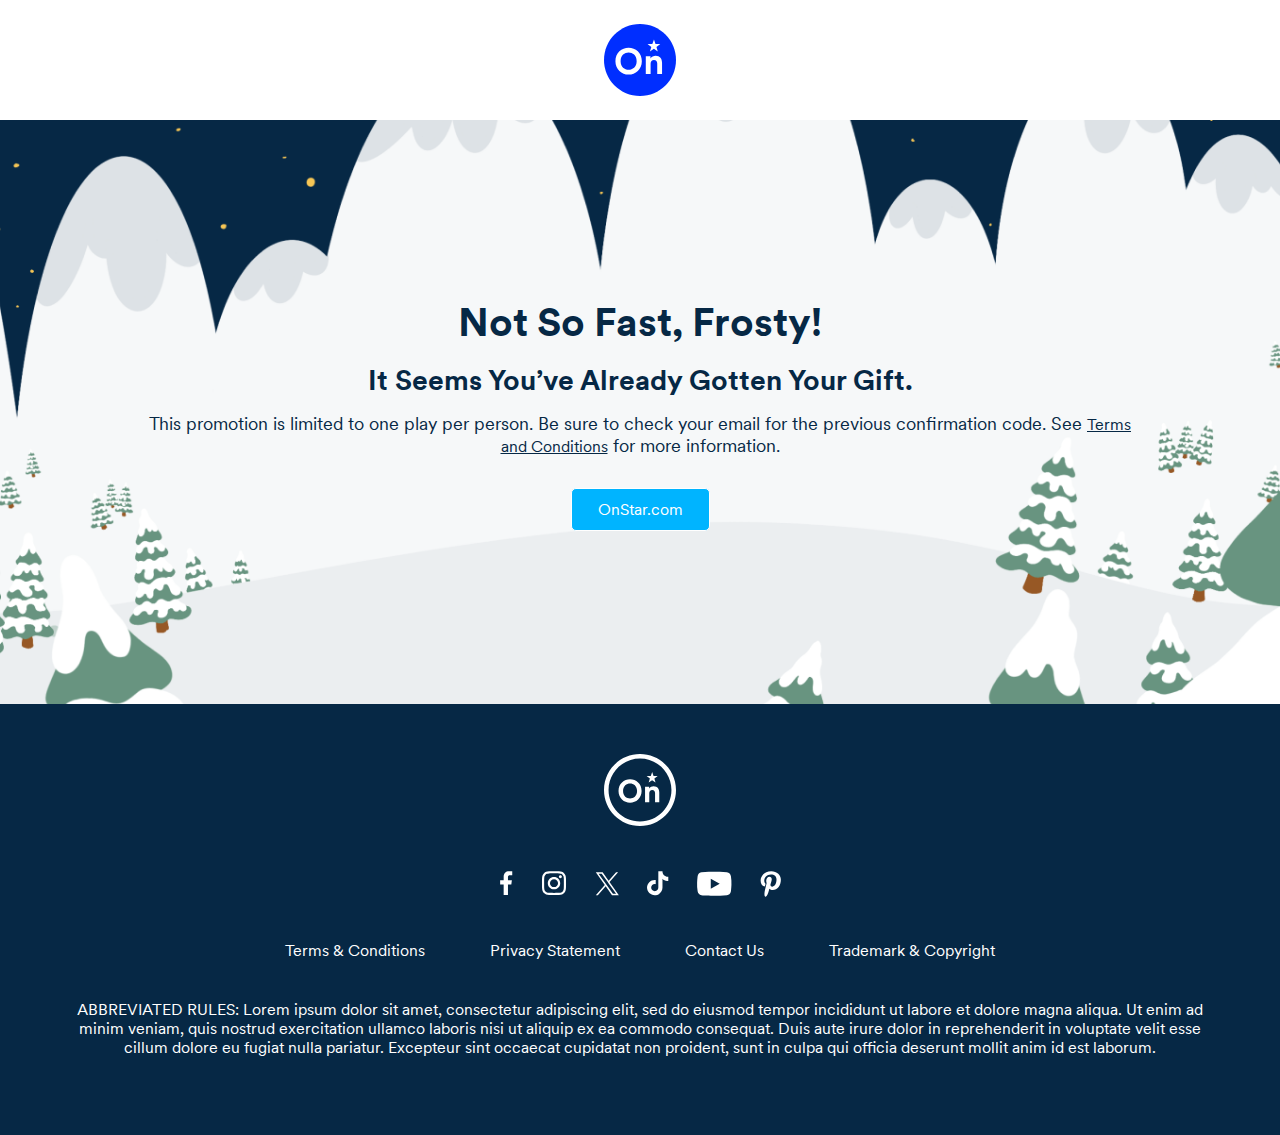
<file: error-already-played.html>
<!doctype html>
<html lang="en">
<!-- Head -->
<head>
    <meta charset="utf-8">
    <meta http-equiv="X-UA-Compatible" content="IE=edge">
    <meta name="viewport" content="width=device-width, initial-scale=1">
    <title>Onstar | Confirmation</title>   
    <link rel="icon" href="images/favicon.ico">
    <link href="css/main.css" rel="stylesheet">    
</head>
   
<!-- Body -->
<body>    
    <div class="wrapper">
        <header>
            <div class="container inner-container">
                <div class="d-flex justify-content-center align-items-center">
                    <a href="index.html" class="d-flex" title="Onstar">
                        <svg width="72" height="72" viewBox="0 0 72 72" fill="none" xmlns="http://www.w3.org/2000/svg">
                            <path d="M36 0C16.119 0 0 16.119 0 36C0 55.887 16.119 72 36 72C55.881 72 72 55.887 72 36C72 16.119 55.881 0 36 0Z" fill="#002EFF"/>
                            <path d="M45.9165 27.4627L49.8725 24.8017L53.7755 27.5407L52.4635 22.9617L56.2785 20.1027L51.5115 19.9337L49.9665 15.4277L48.3315 19.9017L43.5615 19.9767L47.3195 22.9107L45.9165 27.4627Z" fill="white"/>
                            <path d="M24.6111 23.764C17.6541 23.764 11.4221 28.873 11.4221 37.17C11.4221 45.431 17.6541 50.54 24.6111 50.54C31.6041 50.54 37.8361 45.431 37.8361 37.17C37.8361 28.873 31.6041 23.764 24.6111 23.764ZM24.6111 45.685C20.6621 45.685 16.6041 42.931 16.6041 37.134C16.6041 31.337 20.6621 28.583 24.6111 28.583C28.5971 28.583 32.6551 31.337 32.6551 37.134C32.6551 42.931 28.5971 45.685 24.6111 45.685Z" fill="white"/>
                            <path d="M51.6049 31.699C49.6849 31.699 47.5469 32.532 46.4599 34.38V32.17H41.7859V49.997H46.6049V39.743C46.6049 37.677 47.8369 36.047 49.9379 36.047C52.2569 36.047 53.2349 37.605 53.2349 39.598V49.997H58.0539V38.764C58.0539 34.851 56.0249 31.699 51.6049 31.699Z" fill="white"/>
                        </svg>
                    </a>
                </div>
            </div>
        </header>
        
        <main>
            <div class="error-sect">
                <div class="container inner-container">
                    <div class="error-content-section position-relative">
                        <div class="error-content bg-white position-relative d-none d-lg-block">
                            <div class="heading text-center p-0">
                                <h1 class="text-center mb-3">Not So Fast, Frosty! </h1>
                                <h3 class="text-center mb-3">It Seems You’ve Already Gotten Your Gift.</h3>
                                <p class="medium text-center pb-32">This promotion is limited to one play per person. Be sure to check your email for the previous confirmation code. See <a href="javascript:;" data-target="termsAndConditionsModal" class="d-inline modal-toggle text-underline">Terms and Conditions</a> for more information.</p>
                                <a href="https://www.onstar.com/" target="_blank" class="btn btn-tertiary cursor-pointer">OnStar.com</a>
                            </div>
                        </div>
                        <div class="error-content-mobile d-block d-lg-none">
                            <div class="heading text-center p-0">
                                <h1 class="text-center mb-3">Not So Fast, Frosty! </h1>
                                <h3 class="text-center mb-3">It Seems You’ve Already Gotten Your Gift.</h3>
                                <p class="medium text-center pb-32">This promotion is limited to one play per person. Be sure to check your email for the previous confirmation code. See <a href="javascript:;" data-target="termsAndConditionsModal" class="d-inline modal-toggle text-underline">Terms and Conditions</a> for more information.</p>
                                <a href="https://www.onstar.com/" target="_blank" class="btn btn-tertiary cursor-pointer">OnStar.com</a>
                            </div>
                        </div>
                    </div>
                </div>
            </div>
        </main>

        <footer>
            <div class="container inner-container">
                <div class="d-flex flex-column justify-content-center text-center">
                    <div class="footer-logo">
                        <a href="https://www.onstar.com/" class="logo-block d-inline-block pb-40" title="Onstar" target="_blank">
                            <svg width="72" height="72" viewBox="0 0 72 72" fill="none" xmlns="http://www.w3.org/2000/svg">
                                <path d="M36 0C16.118 0 0 16.118 0 36C0 55.882 16.118 72 36 72C55.882 72 72 55.882 72 36C72 16.118 55.882 0 36 0ZM36 67.453C18.629 67.453 4.547 53.371 4.547 36C4.547 18.629 18.629 4.547 36 4.547C53.371 4.547 67.453 18.629 67.453 36C67.453 53.371 53.371 67.453 36 67.453Z" fill="white"/>
                                <path d="M44.6639 28.5409L48.1209 26.2159L51.5309 28.6089L50.3839 24.6089L53.7179 22.1099L49.5519 21.9629L48.2019 18.0259L46.7739 21.9349L42.6069 21.9999L45.8889 24.5639L44.6639 28.5409Z" fill="white"/>
                                <path d="M26.0489 25.3101C19.9709 25.3101 14.5259 29.7731 14.5259 37.0231C14.5259 44.2401 19.9709 48.7041 26.0489 48.7041C32.1589 48.7041 37.6039 44.2401 37.6039 37.0231C37.6039 29.7731 32.1589 25.3101 26.0489 25.3101ZM26.0489 44.4621C22.5979 44.4621 19.0529 42.0561 19.0529 36.9911C19.0529 31.9261 22.5979 29.5201 26.0489 29.5201C29.5309 29.5201 33.0769 31.9261 33.0769 36.9911C33.0769 42.0561 29.5309 44.4621 26.0489 44.4621Z" fill="white"/>
                                <path d="M49.6339 32.2419C47.9559 32.2419 46.0879 32.9699 45.1389 34.5849V32.6539H41.0549V48.2289H45.2649V39.2699C45.2649 37.4649 46.3419 36.0409 48.1779 36.0409C50.2039 36.0409 51.0589 37.4019 51.0589 39.1429V48.2289H55.2689V38.4149C55.2689 34.9959 53.4959 32.2419 49.6339 32.2419Z" fill="white"/>
                            </svg>
                        </a>
                    </div>
                    <ul class="social-links pb-40 d-flex justify-content-center align-items-center">
                        <li>
                            <a href="https://www.facebook.com/onstar/" title="Facebook" target="_blank">
                                <svg width="13" height="25" viewBox="0 0 13 25" fill="none" xmlns="http://www.w3.org/2000/svg">
                                    <path d="M10.0343 4.15738H12.2427V0.35732C11.8617 0.305537 10.5514 0.189026 9.02539 0.189026C5.84132 0.189026 3.66015 2.16772 3.66015 5.80447V9.15143H0.146484V13.3996H3.66015V24.0888H7.96807V13.4006H11.3396L11.8748 9.15242H7.96706V6.2257C7.96807 4.99785 8.3027 4.15738 10.0343 4.15738Z" fill="white"/>
                                </svg>
                            </a>
                        </li>
                        <li>
                            <a href="https://www.instagram.com/onstar/" title="Instagram" target="_blank">
                                <svg width="26" height="25" viewBox="0 0 26 25" fill="none" xmlns="http://www.w3.org/2000/svg">
                                    <path d="M24.9569 7.21211C24.8984 5.94009 24.6951 5.07141 24.3979 4.31141C24.0961 3.51403 23.6228 2.79177 23.0112 2.19479C22.4107 1.58686 21.6838 1.11623 20.8816 0.8161C20.1167 0.520888 19.2429 0.319036 17.9631 0.261233C16.6809 0.202884 16.2712 0.189026 13.0061 0.189026C9.74086 0.189026 9.33119 0.202884 8.049 0.260869C6.76919 0.319036 5.89538 0.52107 5.13054 0.816464C4.32828 1.11642 3.6016 1.58686 3.00095 2.19479C2.3893 2.79159 1.9158 3.51385 1.61382 4.31123C1.3168 5.07141 1.11372 5.94009 1.05556 7.21192C0.996853 8.48649 0.98291 8.89348 0.98291 12.1388C0.98291 15.3843 0.996853 15.7915 1.05556 17.0659C1.1139 18.3377 1.31717 19.2064 1.61437 19.9666C1.91616 20.7638 2.38949 21.4862 3.00114 22.083C3.6016 22.6909 4.32846 23.1614 5.13073 23.4613C5.89538 23.7569 6.76938 23.9587 8.04919 24.0169C9.33156 24.0751 9.74104 24.0888 13.0062 24.0888C16.2714 24.0888 16.6811 24.0751 17.9633 24.0169C19.2431 23.9587 20.1169 23.7569 20.8817 23.4613C22.4967 22.8406 23.7734 21.5717 24.3979 19.9666C24.6953 19.2064 24.8984 18.3377 24.9569 17.0659C25.0153 15.7913 25.0292 15.3843 25.0292 12.139C25.0292 8.89348 25.0153 8.48649 24.9569 7.21211ZM22.7927 16.9679C22.7393 18.1331 22.5433 18.7658 22.3788 19.1869C21.9742 20.2291 21.1456 21.0528 20.0969 21.4548C19.6733 21.6184 19.0367 21.8131 17.8644 21.8662C16.5969 21.9238 16.2166 21.9358 13.0061 21.9358C9.79534 21.9358 9.41522 21.9238 8.14752 21.8662C6.9754 21.8131 6.3388 21.6184 5.91501 21.4548C5.39289 21.2632 4.92048 20.9578 4.53265 20.5608C4.13326 20.1753 3.82597 19.706 3.63315 19.1869C3.46859 18.7658 3.27266 18.1331 3.21927 16.9679C3.16148 15.708 3.14919 15.33 3.14919 12.1392C3.14919 8.94818 3.16148 8.57037 3.21927 7.31021C3.27284 6.14504 3.46859 5.51231 3.63315 5.09129C3.82597 4.57216 4.13344 4.10263 4.53265 3.71716C4.92048 3.3202 5.39289 3.01478 5.91519 2.82332C6.3388 2.65958 6.9754 2.46502 8.1477 2.41177C9.4154 2.35434 9.79571 2.34212 13.0061 2.34212C16.2164 2.34212 16.5965 2.35434 17.8644 2.41196C19.0367 2.46502 19.6731 2.65976 20.0969 2.82332C20.619 3.01496 21.0914 3.32038 21.4793 3.71716C21.8787 4.10263 22.186 4.57216 22.3786 5.09129C22.5433 5.51231 22.7393 6.14504 22.7927 7.31021C22.8504 8.57019 22.8627 8.94818 22.8627 12.139C22.8627 15.33 22.8506 15.7078 22.7927 16.9679Z" fill="white"/>
                                    <path d="M13.0059 6.00299C9.57677 6.00299 6.79688 8.7503 6.79688 12.139C6.79688 15.5278 9.57677 18.2749 13.0059 18.2749C16.4353 18.2749 19.2152 15.5278 19.2152 12.139C19.2152 8.7503 16.4353 6.00299 13.0059 6.00299ZM13.0059 16.122C10.7801 16.1218 8.97547 14.3386 8.97566 12.1389C8.97566 9.93926 10.7801 8.15591 13.0061 8.15591C15.2321 8.15609 17.0366 9.93926 17.0366 12.1389C17.0366 14.3386 15.2319 16.122 13.0059 16.122Z" fill="white"/>
                                    <path d="M20.8921 5.75959C20.8921 6.55101 20.2177 7.19264 19.3858 7.19264C18.5538 7.19264 17.8794 6.55101 17.8794 5.75959C17.8794 4.96799 18.5538 4.32635 19.3858 4.32635C20.2177 4.32635 20.8921 4.96799 20.8921 5.75959Z" fill="white"/>
                                </svg>
                            </a>
                        </li>
                        <li>
                            <a href="https://x.com/OnStar/" title="Twitter" target="_blank">
                                <svg width="24" height="24" viewBox="0 0 24 24" fill="none" xmlns="http://www.w3.org/2000/svg">
                                    <path d="M14.5242 9.93073L23.1149 0.204102H21.0792L13.6198 8.64959L7.66208 0.204102H0.790527L9.79981 12.9752L0.790527 23.175H2.82637L10.7036 14.2563L16.9954 23.175H23.867L14.5242 9.93073ZM11.7358 13.0877L10.823 11.816L3.55991 1.69684H6.68685L12.5482 9.86331L13.461 11.135L21.0801 21.7502H17.9532L11.7358 13.0877Z" fill="white"/>
                                </svg>
                            </a>
                        </li>
                        <li>
                            <a href="https://www.tiktok.com/@onstar" title="TikTok" target="_blank">
                                <svg width="22" height="25" viewBox="0 0 22 25" fill="none" xmlns="http://www.w3.org/2000/svg">
                                    <path d="M20.7545 5.78398C17.8426 5.78398 15.4819 3.43968 15.4819 0.547762C15.4819 0.527522 15.4819 0.507343 15.4824 0.487164L15.4819 0.148132H11.3317V8.13927V9.80939V16.614C11.3317 18.2492 10.2201 19.6262 8.70606 20.0401C8.40284 20.1238 8.08316 20.1679 7.75323 20.1679C5.77674 20.1679 4.17472 18.5769 4.17472 16.614C4.17472 14.6511 5.77674 13.06 7.75323 13.06C8.08316 13.06 8.40284 13.1042 8.70606 13.1879V8.99646C8.39354 8.9581 8.07594 8.93835 7.75323 8.93835C3.4848 8.93835 0.0244141 12.3749 0.0244141 16.614C0.0244141 20.853 3.4848 24.2896 7.75323 24.2896C8.07594 24.2896 8.39354 24.2699 8.70606 24.2316C9.83005 24.0945 10.8795 23.7177 11.8005 23.1541C14.0095 21.8032 15.4819 19.3794 15.4819 16.614V8.13927V7.75782C16.5636 9.11716 18.239 9.98979 20.1192 9.98979C20.5178 9.98979 20.9073 9.95064 21.2838 9.8754V5.7579C21.1098 5.77516 20.9332 5.78398 20.7545 5.78398Z" fill="white"/>
                                </svg>
                            </a>
                        </li>
                        <li>
                            <a href="https://www.youtube.com/onstar" title="YouTube" target="_blank">
                                <svg width="35" height="25" viewBox="0 0 35 25" fill="none" xmlns="http://www.w3.org/2000/svg">
                                    <path d="M7.12056 24.435C6.21597 24.3949 5.30635 24.2895 4.41184 24.139C2.27762 23.7852 0.997594 22.4705 0.622154 20.2902C0.133325 17.4476 0.00481805 14.5748 0.0980483 11.6996C0.163562 9.67485 0.360101 7.65264 0.56168 5.63544C0.624673 4.99315 0.801055 4.33078 1.07319 3.7462C1.75604 2.27846 2.97559 1.44298 4.58318 1.29746C6.97945 1.0842 9.38328 0.868429 11.7871 0.81825C15.4458 0.737963 19.1095 0.740472 22.7681 0.81825C25.1367 0.868429 27.5103 1.03402 29.8637 1.29495C32.2171 1.55588 33.5249 2.91322 33.9205 5.2315C34.4068 8.07665 34.5353 10.9494 34.4395 13.8247C34.374 15.8268 34.1599 17.8239 33.9936 19.8211C33.9608 20.2275 33.8676 20.634 33.7491 21.0254C33.1898 22.892 31.882 23.9533 29.9746 24.1515C27.6867 24.3899 25.3887 24.5454 23.0907 24.6357C21.1454 24.7135 10.4945 24.5805 7.12056 24.435ZM13.7752 7.68274V17.8214C16.7762 16.1254 19.7344 14.4544 22.7454 12.7533C19.7318 11.0498 16.7737 9.37879 13.7752 7.68274Z" fill="white"/>
                                </svg>
                            </a>
                        </li>
                        <li>
                            <a href="https://www.pinterest.com/OnStar/_created/" title="Pinterest" target="_blank">
                                <svg width="21" height="26" viewBox="0 0 21 26" fill="none" xmlns="http://www.w3.org/2000/svg">
                                    <path d="M18.2371 2.76231C16.4649 1.07657 14.0123 0.148132 11.3312 0.148132C7.23581 0.148132 4.71693 1.81155 3.32503 3.2069C1.6096 4.92652 0.625977 7.20985 0.625977 9.47152C0.625977 12.3112 1.82472 14.4908 3.83216 15.3016C3.96693 15.3563 4.10254 15.3839 4.2355 15.3839C4.659 15.3839 4.99455 15.1093 5.11081 14.6689C5.1786 14.4162 5.33558 13.7929 5.40387 13.5223C5.55 12.9879 5.43193 12.7308 5.11323 12.3587C4.53263 11.678 4.26225 10.873 4.26225 9.82548C4.26225 6.71384 6.60061 3.40685 10.9345 3.40685C14.3733 3.40685 16.5095 5.34345 16.5095 8.46081C16.5095 10.428 16.0818 12.2498 15.3051 13.5909C14.7653 14.5227 13.8162 15.6334 12.3591 15.6334C11.729 15.6334 11.163 15.377 10.8059 14.9299C10.4685 14.5072 10.3573 13.9612 10.493 13.3922C10.6463 12.7492 10.8553 12.0786 11.0576 11.4302C11.4266 10.2461 11.7754 9.12767 11.7754 8.23535C11.7754 6.70911 10.8284 5.68356 9.41915 5.68356C7.62819 5.68356 6.22508 7.48593 6.22508 9.78686C6.22508 10.9153 6.52775 11.7593 6.66478 12.0834C6.43915 13.0306 5.09824 18.6618 4.8439 19.7237C4.69682 20.3436 3.81089 25.2396 5.27726 25.63C6.9248 26.0686 8.3975 21.3002 8.5474 20.7614C8.66889 20.3232 9.09395 18.6662 9.35443 17.6476C10.1498 18.4067 11.4304 18.9199 12.6765 18.9199C15.0255 18.9199 17.1381 17.8724 18.6251 15.9708C20.0672 14.1262 20.8615 11.5554 20.8615 8.73206C20.8614 6.52491 19.9048 4.34894 18.2371 2.76231Z" fill="white"/>
                                </svg>
                            </a>
                        </li>
                    </ul>
                    <ul class="page-links pb-40 d-flex flex-wrap justify-content-center mx-auto">
                        <li>
                            <a href="javascript:;" title="Terms & Conditions" data-target="termsAndConditionsModal" class="modal-toggle">Terms & Conditions</a>
                        </li>
                        <li>
                            <a href="https://www.onstar.com/legal/privacy-statement" title="Privacy Statement" target="_blank">Privacy Statement</a>
                        </li>
                        <li>
                            <a href="https://www.onstar.com/contact-us" title="Contact Us" target="_blank">Contact Us</a>
                        </li>
                        <li>
                            <a href="https://www.onstar.com/legal/trademarks-copyrights" title="Trademark & Copyright" target="_blank">Trademark & Copyright</a>
                        </li>
                    </ul>
                    <p><span class="text-uppercase">Abbreviated Rules:</span> Lorem ipsum dolor sit amet, consectetur adipiscing elit, sed do eiusmod tempor incididunt ut labore et dolore magna aliqua. Ut enim ad minim veniam, quis nostrud exercitation ullamco laboris nisi ut aliquip ex ea commodo consequat. Duis aute irure dolor in reprehenderit in voluptate velit esse cillum dolore eu fugiat nulla pariatur. Excepteur sint occaecat cupidatat non proident, sunt in culpa qui officia deserunt mollit anim id est laborum.</p>
                </div>
            </div>
        </footer>

        <!-- Terms & Conditions Modal  -->
        <div class="modal" id="termsAndConditionsModal">
            <div class="modal-overlay modal-toggle" data-target="termsAndConditionsModal"></div>
            <div class="modal-wrapper modal-transition position-relative">
                <div class="modal-header">                    
                    <button class="modal-close modal-toggle close-modal position-absolute cursor-pointer" data-target="termsAndConditionsModal">
                        <svg xmlns="http://www.w3.org/2000/svg" width="17.839" height="17.839" viewBox="0 0 17.839 17.839">
                            <g><path id="Path_13" data-name="Path 13" d="M17.839,1.784,16.055,0,8.919,7.136,1.784,0,0,1.784,7.136,8.919,0,16.055l1.784,1.784L8.919,10.7l7.136,7.136,1.784-1.784L10.7,8.919Z" fill="#FFFFFF"/></g>
                        </svg>                        
                    </button>                    
                </div>
                <div class="modal-body">
                    <div class="modal-heading">
                        <div class="heading text-center p-0">
                            <svg width="72" height="72" viewBox="0 0 72 72" fill="none" xmlns="http://www.w3.org/2000/svg">
                                <path d="M36 0C16.118 0 0 16.118 0 36C0 55.882 16.118 72 36 72C55.882 72 72 55.882 72 36C72 16.118 55.882 0 36 0ZM36 67.453C18.629 67.453 4.547 53.371 4.547 36C4.547 18.629 18.629 4.547 36 4.547C53.371 4.547 67.453 18.629 67.453 36C67.453 53.371 53.371 67.453 36 67.453Z" fill="white"/>
                                <path d="M44.6639 28.5409L48.1209 26.2159L51.5309 28.6089L50.3839 24.6089L53.7179 22.1099L49.5519 21.9629L48.2019 18.0259L46.7739 21.9349L42.6069 21.9999L45.8889 24.5639L44.6639 28.5409Z" fill="white"/>
                                <path d="M26.0489 25.3101C19.9709 25.3101 14.5259 29.7731 14.5259 37.0231C14.5259 44.2401 19.9709 48.7041 26.0489 48.7041C32.1589 48.7041 37.6039 44.2401 37.6039 37.0231C37.6039 29.7731 32.1589 25.3101 26.0489 25.3101ZM26.0489 44.4621C22.5979 44.4621 19.0529 42.0561 19.0529 36.9911C19.0529 31.9261 22.5979 29.5201 26.0489 29.5201C29.5309 29.5201 33.0769 31.9261 33.0769 36.9911C33.0769 42.0561 29.5309 44.4621 26.0489 44.4621Z" fill="white"/>
                                <path d="M49.6339 32.2419C47.9559 32.2419 46.0879 32.9699 45.1389 34.5849V32.6539H41.0549V48.2289H45.2649V39.2699C45.2649 37.4649 46.3419 36.0409 48.1779 36.0409C50.2039 36.0409 51.0589 37.4019 51.0589 39.1429V48.2289H55.2689V38.4149C55.2689 34.9959 53.4959 32.2419 49.6339 32.2419Z" fill="white"/>
                            </svg>
                            <h1 class="text-white">Terms & Conditions</h1>
                        </div>
                    </div>
                    <div class="modal-content text-left">
                        <p>Sed ut perspiciatis unde omnis iste natus error sit voluptatem accusantium doloremque laudantium, totam rem aperiam, eaque ipsa quae ab illo inventore veritatis et quasi architecto beatae vitae dicta sunt explicabo. Sed ut perspiciatis unde omnis iste natus error sit voluptatem accusantium doloremque laudantium, totam rem aperiam, eaque ipsa quae ab illo inventore veritatis et quasi architecto beatae vitae dicta sunt explicabo.</p>
                        <p>Sed ut perspiciatis unde omnis iste natus error sit voluptatem accusantium doloremque laudantium, totam rem aperiam, eaque ipsa quae ab illo inventore veritatis et quasi architecto beatae vitae dicta sunt explicabo.Sed ut perspiciatis unde omnis iste natus error sit voluptatem accusantium doloremque laudantium, totam rem aperiam, eaque ipsa quae ab illo inventore veritatis et quasi architecto beatae vitae dicta sunt explicabo.Sed ut perspiciatis unde omnis iste natus error sit voluptatem accusantium doloremque laudantium, totam rem aperiam, eaque ipsa quae ab illo inventore veritatis et quasi architecto beatae vitae dicta sunt explicabo.</p>
                        <p>Sed ut perspiciatis unde omnis iste natus error sit voluptatem accusantium doloremque laudantium, totam rem aperiam, eaque ipsa quae ab illo inventore veritatis et quasi architecto beatae vitae dicta sunt explicabo. Sed ut perspiciatis unde omnis iste natus error sit voluptatem accusantium doloremque laudantium, totam rem aperiam, eaque ipsa quae ab illo inventore veritatis et quasi architecto beatae vitae dicta sunt explicabo.Sed ut perspiciatis unde omnis iste natus error sit voluptatem accusantium doloremque laudantium, totam rem aperiam, eaque ipsa quae ab illo inventore veritatis et quasi architecto beatae vitae dicta sunt explicabo.Sed ut perspiciatis unde omnis iste natus error sit voluptatem accusantium doloremque laudantium, totam rem aperiam, eaque ipsa quae ab il</p>
                        <p>Sed ut perspiciatis unde omnis iste natus error sit voluptatem accusantium doloremque laudantium, totam rem aperiam, eaque ipsa quae ab illo inventore veritatis et quasi architecto beatae vitae dicta sunt explicabo.Sed ut perspiciatis unde omnis iste natus error sit voluptatem accusantium doloremque laudantium, totam rem aperiam, eaque ipsa quae ab illo inventore veritatis et quasi architecto beatae vitae dicta sunt explicabo.Sed ut perspiciatis unde omnis iste natus error sit voluptatem accusantium doloremque laudantium, totam rem aperiam, eaque ipsa quae ab illo inventore veritatis et quasi architecto beatae vitae dicta sunt explicabo. Sed ut perspiciatis unde omnis iste natus error sit voluptatem accusantium doloremque laudantium, totam rem aperiam, eaque ipsa quae ab illo inventore veritatis et quasi architecto beatae vitae dicta sunt explicabo.</p>
                    </div>
                </div>
            </div>
        </div>

        <!-- Promotion Rules Modal  -->
        <div class="modal" id="promotionRulesModal">
            <div class="modal-overlay modal-toggle" data-target="promotionRulesModal"></div>
            <div class="modal-wrapper modal-transition position-relative">
                <div class="modal-body">
                    <div class="modal-heading">
                        <div class="heading text-center p-0">
                            <h2 class="text-white">Hold your reindeer!<br> First, please review the Official Rules and Privacy Policy.</h2>
                        </div>
                    </div>
                    <div class="modal-content text-center">
                        <p class="text-white">To participate in this promotion, you must agree to the following. This step will only need to be completed once.</p>
                        <div class="form-check d-flex justify-content-center mb-3">
                            <input class="form-check-input d-none" type="checkbox" id="readAndAgree">
                            <label class="form-check-label" for="readAndAgree">I agree to the <a href="javascript:;" data-target="termsAndConditionsModal" class="d-inline modal-toggle text-white text-underline">Terms and Conditions</a> and <a href="https://www.onstar.com/legal/privacy-statement" class="d-inline text-white text-underline" target="_blank">Privacy Policy</a>.*</label>
                        </div>
                        <button class="btn btn-tertiary modal-toggle close-modal cursor-pointer">Let’s Start</button>
                    </div>
                </div>
            </div>
        </div>
    </div>
    <script src="js/jquery.min.js"></script>
    <script src="js/main.js"></script>
</body>
</html>
</file>
<file: css/main.css>
/*New Changes - 14-11-2024*/
/* Fonts */
/*@font-face {
  font-family: "CircularXXWeb-Book";
  src:
    url("CircularXXWeb-Book.woff2") format("woff2"),
    url("CircularXXWeb-Book.woff") format("woff");
  font-weight: 300;
  font-display: swap;
}
@font-face {
  font-family: "CircularXXWeb-Regular";
  src:
    url("CircularXXWeb-Regular.woff2") format("woff2"),
    url("CircularXXWeb-Regular.woff") format("woff");
  font-weight: 400;
  font-display: swap;
}
@font-face {
  font-family: "CircularXXWeb-Black";
  src:
    url("CircularXXWeb-Black.woff2") format("woff2"),
    url("CircularXXWeb-Black.woff") format("woff");
  font-weight: 400;
  font-display: swap;
}
@font-face {
  font-family: "CircularXXWeb-Medium";
  src:
    url("CircularXXWeb-Medium.woff2") format("woff2"),
    url("CircularXXWeb-Medium.woff") format("woff");
  font-weight: 500;
  font-display: swap;
}
@font-face {
  font-family: "CircularXXWeb-Bold";
  src:
    url("CircularXXWeb-Bold.woff2") format("woff2"),
    url("CircularXXWeb-Bold.woff") format("woff");
  font-weight: 600;
  font-display: swap;
}
@font-face {
  font-family: "CircularXXWeb-ExtraBlack";
  src:
    url("CircularXXWeb-ExtraBlack.woff2") format("woff2"),
    url("CircularXXWeb-ExtraBlack.woff") format("woff");
  font-weight: 700;
  font-display: swap;
}*/
@font-face {
    font-family: 'CircularXXWeb-Book';
    src: url('../fonts/CircularXXWeb-Book.woff2') format("woff2"), url("../fonts/CircularXXWeb-Book.woff") format("woff");
    font-weight: 300;
    font-display: swap;
}
@font-face {
    font-family: 'CircularXXWeb-Regular';
    src: url('../fonts/CircularXXWeb-Regular.woff2') format("woff2"), url("../fonts/CircularXXWeb-Regular.woff") format("woff");
    font-weight: 400;
    font-display: swap;
}
@font-face {
    font-family: 'CircularXXWeb-Black';
    src: url('../fonts/CircularXXWeb-Black.woff2') format("woff2"), url("../fonts/CircularXXWeb-Black.woff") format("woff");
    font-weight: 400;
    font-display: swap;
}
@font-face {
    font-family: 'CircularXXWeb-Medium';
    src: url('../fonts/CircularXXWeb-Medium.woff2') format("woff2"), url("../fonts/CircularXXWeb-Medium.woff") format("woff");
    font-weight: 500;
    font-display: swap;
}
@font-face {
    font-family: 'CircularXXWeb-Bold';
    src: url('../fonts/CircularXXWeb-Bold.woff2') format("woff2"), url("../fonts/CircularXXWeb-Bold.woff") format("woff");
    font-weight: 600;
    font-display: swap;
}
@font-face {
    font-family: 'CircularXXWeb-ExtraBlack';
    src: url('../fonts/CircularXXWeb-ExtraBlack.woff2') format("woff2"), url("../fonts/CircularXXWeb-ExtraBlack.woff") format("woff");
    font-weight: 700;
    font-display: swap;
}
/*New Changes - 14-11-2024*/

/* Variables Start */
/*New Changes - 14-11-2024*/
:root {
  --circular: "CircularXXWeb-Regular", sans-serif;
  --circular-medium: "CircularXXWeb-Medium", sans-serif;
  --circular-book: "CircularXXWeb-Book", sans-serif;
  --circular-bold: "CircularXXWeb-Bold", sans-serif;
  --helvetica: "Helvetica", sans-serif;
  --arial: "Arial", sans-serif;
}
/*New Changes - 14-11-2024*/

/* Basic styles */
* {
  box-sizing: border-box;
}
html {
  scroll-behavior: smooth;
}
h1,
h2,
h3,
h4,
h5,
h6,
p,
ul,
figure {
  padding: 0;
  margin: 0;
}
h1,
h2,
h3,
h4,
h5,
h6 {
  font-family: var(--circular);
  line-height: 1.22;
  font-weight: bold;
  color: #062845;
}
a,
button {
  display: inline-block;
  text-decoration: none;
  outline: 0 none;
  transition: all 0.3s ease-in-out;
}
ul,
li {
  list-style: none;
}
img,
svg {
  max-width: 100%;
}
.d-flex {
  display: flex;
}
.align-items-center {
  align-items: center;
}
.justify-content-center {
  justify-content: center;
}
.justify-content-between {
  justify-content: space-between;
}
.text-center {
  text-align: center;
}
.text-left {
  text-align: left;
}
.flex-column {
  flex-direction: column;
}
.flex-wrap {
  flex-wrap: wrap;
}
.text-white {
  color: #ffffff;
}
.bg-white {
  background: #ffffff;
}
.d-none {
  display: none;
}
.d-block {
  display: block;
}
.d-inline-block {
  display: inline-block;
}
.d-inline {
  display: inline;
}
.w-100 {
  width: 100%;
}
.h-100 {
  height: 100%;
}
.mw-100 {
  max-width: 100%;
}
.mx-auto {
  margin-left: auto !important;
  margin-right: auto !important;
}
.mt-3 {
  margin-top: 16px;
}
.mt-2 {
  margin-top: 8px;
}
.overflow-hidden {
  overflow: hidden;
}
.p-0 {
  padding: 0px !important;
}
.m-0 {
  margin: 0px !important;
}
.pt-32 {
  padding-top: 32px;
}
.object-fit-cover {
  object-fit: cover;
}
.color-inherit {
  color: inherit !important;
}
.pb-0 {
  padding-bottom: 0 !important;
}
.pb-48 {
  padding-bottom: 48px !important;
}
.row {
  display: flex;
  flex-wrap: wrap;
  margin-left: -20px;
  margin-right: -20px;
}
.row > * {
  width: 100%;
  max-width: 100%;
  padding-left: 20px;
  padding-right: 20px;
}
input::-webkit-outer-spin-button,
input::-webkit-inner-spin-button {
  -webkit-appearance: none;
  margin: 0;
}
input[type="number"] {
  -moz-appearance: textfield;
}
input::-ms-clear {
  display: none;
}
input::-ms-reveal {
  display: none;
}
.mb-3 {
  margin-bottom: 16px !important;
}
.mb-20 {
  margin-bottom: 20px;
}
.mb-0 {
  margin-bottom: 0 !important;
}
.pt-16 {
  padding-top: 16px;
}
.pb-32 {
  padding-bottom: 32px;
}
.pb-40 {
  padding-bottom: 40px;
}
.border-right-0 {
  border-right: 0 !important;
}
.position-absolute {
  position: absolute;
}
.position-relative {
  position: relative;
}
.cursor-pointer {
  cursor: pointer;
}
.pt-4 {
  padding-top: 24px;
}
.text-uppercase {
  text-transform: uppercase;
}
.text-underline {
  text-decoration: underline;
}
h1,
.h1 {
  font-size: 40px;
  line-height: 32px;
}
h2,
.h2 {
  font-size: 32px;
  line-height: 40px;
}
h3,
.h3 {
  font-size: 28px;
  line-height: 32px;
}
p,
a {
  font-size: 16px;
  line-height: 21px;
  font-weight: 400;
}
p.medium,
a.medium {
  font-size: 18px;
  line-height: 24px;
}
p.small,
a.small {
  font-size: 14px;
  line-height: 18px;
}
.btn {
  font-family: var(--circular);
  padding: 11px 26px;
  border-radius: 5px;
  box-sizing: border-box;
  cursor: pointer;
}
.btn-primary,
.btn-primary:focus {
  color: #ffffff;
  background: rgba(0, 46, 255, 1);
  border: 1px solid #062845;
}
.btn-primary:hover {
  color: #062845;
  background: rgba(0, 180, 255, 1);
  border: 1px solid #062845;
}
.btn-secondary,
.btn-secondary:focus {
  color: #ffffff;
  background: rgba(6, 40, 69, 1);
  border: 1px solid #333333;
}
.btn-secondary:hover {
  color: #333333;
  background: rgba(246, 198, 85, 1);
  border: 1px solid #333333;
}
.btn-tertiary,
.btn-tertiary:focus {
  color: #062845;
  background: rgba(0, 180, 255, 1);
  border: 1px solid #ffffff;
}
.btn-tertiary:hover {
  color: #ffffff;
  background: rgba(0, 46, 255, 1);
  border: 1px solid #062845;
}

/* Content styles */
body {
  font-family: var(--arial);
  font-weight: 400;
  margin: 0;
  overflow: auto;
  overflow-x: hidden;
}
.container {
  max-width: 100%;
  padding: 0 20px;
  margin: 0 auto;
}
.inner-container {
  max-width: 1200px;
}
header {
  background: #ffffff;
  padding: 24px 0;
}
footer {
  padding: 50px 0px 78px;
  background: #062845;
  margin-top: -5px;
}
footer a,
footer p {
  font-family: var(--arial);
  font-size: 16px;
  line-height: 18px;
  font-weight: 400;
  color: #ffffff;
}
footer a:hover,
footer a:active,
footer a:focus {
  color: #00b4ff;
}
.social-links li {
  padding: 0 14px;
}
.social-links li a svg path {
  transition: all 0.3s ease-in-out;
}
.social-links li a:hover svg path {
  fill: #00b4ff;
  transition: all 0.3s ease-in-out;
}
.page-links li:not(:last-child) {
  margin-right: 65px;
}
.modal {
  position: fixed;
  width: 100%;
  height: 100%;
  left: 0;
  top: 0;
  display: flex;
  align-items: center;
  justify-content: center;
  padding: 20px;
  opacity: 0;
  z-index: 1;
  visibility: hidden;
  transition: opacity 0.3s;
}
.modal.show {
  opacity: 1;
  visibility: visible;
}
.modal-overlay {
  position: fixed;
  z-index: 10;
  top: 0;
  left: 0;
  width: 100%;
  height: 100%;
  background: rgba(0, 0, 0, 0.8);
  visibility: hidden;
  opacity: 0;
  transition:
    visibility 0s linear 0.3s,
    opacity 0.3s;
}
.modal.show .modal-overlay {
  opacity: 1;
  visibility: visible;
  transition-delay: 0s;
}
.modal-wrapper {
  color: #ffffff;
  width: 800px;
  background: #062845;
  border-radius: 30px;
  border: 8px solid #ffffff;
  z-index: 9999;
  margin: 20px 0;
  padding: 30px 60px 36px;
}
.modal-transition {
  transition: all 0.3s 0.12s;
  transform: translateY(-10%);
  opacity: 0;
}
.modal.show .modal-transition {
  transform: translateY(0);
  opacity: 1;
}

.modal-close {
  color: #ffffff;
  padding: 0;
  width: 18px;
  height: 18px;
  background: transparent;
  border: 0;
  top: 20px;
  right: 20px;
}
.modal-close:hover {
  transform: rotate(90deg);
}
.modal-heading svg {
  padding-bottom: 27px;
}
.modal-heading .heading h1 {
  line-height: 50px;
}
.modal-body {
  padding-right: 20px;
  max-height: 480px;
  overflow: auto;
  overflow-x: hidden;
  -webkit-overflow-scrolling: touch;
  scrollbar-color: #797979 #dddddd;
  scrollbar-width: thin;
}
.modal-body::-webkit-scrollbar {
  width: 6px;
}
.modal-body::-webkit-scrollbar-track {
  background: #171717;
  border-radius: 20px;
  -webkit-border-radius: 20px;
}
.modal-body::-webkit-scrollbar-thumb {
  background-color: #ddd;
  border-radius: 20px;
  -webkit-border-radius: 20px;
}
.modal-body::-webkit-scrollbar-button {
  background: transparent;
  opacity: 0;
}
#termsAndConditionsModal .modal-body p {
  padding-top: 20px;
  max-width: 100%;
  margin-left: auto;
  margin-right: auto;
  word-break: break-word;
}
.heading {
  padding: 10px 0 12px;
}
.heading h1 {
  margin-bottom: 5px;
}
.heading p {
  font-family: var(--circular);
  line-height: 21px;
}
.heading h1,
.heading p,
.heading a {
  color: #062845;
}
.heading h1.text-white,
.heading p.text-white {
  color: #ffffff;
}
.form-check-label {
  font-size: 16px;
  line-height: 21px;
  padding-left: 25px;
  position: relative;
  display: block;
}
.form-check-label:before {
  content: "";
  width: 16px;
  height: 16px;
  background: #ffffff;
  position: absolute;
  left: 0px;
  top: 3px;
  margin-top: 0px;
  border-radius: 2px;
}
.form-check-label::after {
  content: "✓";
  font-size: 14px;
  line-height: 19px;
  color: #000000;
  font-weight: 700;
  position: absolute;
  left: 3px;
  top: 3px;
  opacity: 0;
  visibility: hidden;
  transition: all 0.1s ease-in-out;
}
input:checked + .form-check-label:after {
  opacity: 1;
  visibility: visible;
}
#promotionRulesModal .modal-content p {
  margin: 14px 0px 12px;
}
#promotionRulesModal .form-check-label {
  font-family: var(--circular);
}
.image-modal.modal {
  overflow: hidden;
}
.image-modal .modal-wrapper {
  border: none;
  max-height: 90vh;
  background: #ffffff;
  padding: 0px;
  overflow: auto;
  border-radius: 12px;
}
.image-modal .modal-wrapper::-webkit-scrollbar {
  display: none;
}
.image-modal .modal-wrapper {
  scrollbar-width: none;
}
.image-modal .modal-wrapper {
  -ms-overflow-style: none;
}
.image-modal .modal-body {
  max-height: none;
  overflow-y: auto;
}
.modal-image img {
  width: 100%;
}
.modal-content-details {
  width: 100%;
  margin: 0 auto;
}
.modal-content-details-inner {
  width: 100%;
  max-width: calc(100% - 140px);
  margin: 0 auto;
  min-height: 598px;
  padding-bottom: 60px;
  display: flex;
  align-items: center;
  flex-direction: column;
  justify-content: flex-end;
}
.modal-content-details .heading {
  padding: 8px 24px;
  border: 8px solid #ff210f;
  border-radius: 30px;
  box-shadow: 0px 3px 6px #0000005d;
  margin-bottom: 22px;
}
.modal-content-details .content-details-btns .act-btn:not(:first-child) a {
  margin-left: 32px;
  width: max-content;
}
.modal-content-details .content-details-btns .act-btn a svg {
  margin-right: 6px;
}
.modal-content-details .content-details-btns .act-btn a path {
  transition: all 0.3s ease-in-out;
}
.modal-content-details .content-details-btns .act-btn a:hover path {
  fill: #062845;
  transition: all 0.3s ease-in-out;
}
.modal-content-details:before {
  content: "";
  position: absolute;
  top: 0px;
  left: 0px;
  width: 100%;
  height: 100%;
  border-radius: 18px;
}
/*.yeti-modal:before {
  background: url("yeti.png") no-repeat center center / cover;
}
.penguinator-modal:before {
  background: url("penguinator.png") no-repeat center center / cover;
}
.tenlords-modal:before {
  background: url("tenlords.png") no-repeat center center / cover;
}
.joyride-modal:before {
  background: url("joyride.png") no-repeat center center / cover;
}
.jackfrost-modal:before {
  background: url("jackfrost.png") no-repeat center center / cover;
}*/
.yeti-modal:before {
    background: url('../images/yeti.png') no-repeat center center / cover;
}
.penguinator-modal:before {
    background: url('../images/penguinator.png') no-repeat center center / cover;
}
.tenlords-modal:before {
    background: url('../images/tenlords.png') no-repeat center center / cover;
}
.joyride-modal:before {
    background: url('../images/joyride.png') no-repeat center center / cover;
}
.jackfrost-modal:before {
    background: url('../images/jackfrost.png') no-repeat center center / cover;
}
.confirmation-image {
  border-radius: 16px;
}
.confirmation-content-section {
  margin-bottom: 30px;
}
.confirmation-content {
  max-width: 480px;
  width: 100%;
  bottom: 0;
  left: 50%;
  transform: translate(-50%);
}
.confirmation-content h1 {
  margin-bottom: 16px;
}
.confirmation-content h3 {
  margin-bottom: 10px;
}
.confirmation-content h1,
.confirmation-content h3,
.confirmation-content p {
  color: #062845;
}
.error-content-section {
  padding: 88px 0;
}
.error-content {
  padding: 90px 80px;
  border: 8px solid #062845;
  border-radius: 12px;
}
.error-content-mobile {
  background: #f7f7f8;
  min-height: 692px;
  border-radius: 12px;
  display: flex;
  align-items: center;
  justify-content: center;
}
.error-content-mobile .heading {
  max-width: 650px;
}
.error-content-mobile h3 {
  color: #525252;
  margin-bottom: 8px;
}
.error-content-mobile p {
  color: #707070;
  margin-top: 8px;
}
.pin-svg {
  position: absolute;
  animation: none;
}
.ice-rink,
.santa-presents {
  top: 18%;
}
.ice-rink {
  right: 54%;
}
.santa-presents {
  right: 21%;
}
.airport {
  top: 34%;
  right: 40%;
}
.tree-lot,
.gingerbread-house {
  position: absolute;
  top: 70%;
  animation: none;
}
.tree-lot {
  right: 55%;
}
.gingerbread-house {
  right: 45%;
}
.pin-svg svg {
  max-width: 32px;
}
.pin-svg.animate {
  animation: shake 0.8s;
}
@keyframes shake {
  0% {
    transform: translateY(0);
  }
  20% {
    transform: translateY(-5px);
  }
  40% {
    transform: translateY(5px);
  }
  60% {
    transform: translateY(-5px);
  }
  80% {
    transform: translateY(5px);
  }
  100% {
    transform: translateY(0);
  }
}
.landing-image-responsive {
  background: #507a8d;
  padding: 0 24px 29px;
}
@media (max-width: 1199px) {
  .confirmation-content {
    bottom: 18%;
  }
  .error-content-section {
    padding: 32px 0;
  }
}
@media (max-width: 991px) {
  h1,
  .h1 {
    font-size: 24px;
    line-height: 32px;
  }
  h2,
  .h2 {
    font-size: 22px;
    line-height: 30px;
  }
  h3,
  .h3 {
    font-size: 20px;
    line-height: 26px;
  }
  .page-links li:not(:last-child) {
    margin-right: 40px;
  }
  .modal-content-details .heading {
    padding: 8px 12px;
  }
  .modal-content-details-inner {
    max-width: calc(100% - 70px);
  }
  .modal-content-details .heading {
    border-width: 6px;
  }
  footer {
    padding: 88px 0px 116px;
  }
  .modal-wrapper {
    padding: 34px 24px;
    border-radius: 16px;
  }
}
@media (max-width: 840px) {
  .modal-wrapper {
    width: 100%;
  }
  .image-modal .modal-wrapper {
    padding: 6px 12px;
  }
}
@media (max-width: 767px) {
  header {
    padding: 14px 0;
  }
  .heading {
    padding: 8px 0;
  }
  .page-links li:not(:last-child) {
    margin: 0;
    margin-bottom: 8px;
  }
  .page-links li {
    width: 100%;
    text-align: center;
  }
  .modal-wrapper {
    padding: 30px 36px;
  }
  .confirmation-content {
    bottom: 12%;
    width: calc(100% - 150px);
  }
}
@media (max-width: 576px) {
  .modal-content-details-inner {
    max-width: calc(100% - 30px);
    padding-bottom: 32px;
  }
  .modal-body {
    padding: 0px;
  }
  .content-details-btns {
    flex-wrap: wrap;
  }
  .modal-content-details .content-details-btns .act-btn:not(:first-child) a {
    margin-left: 0px;
    margin-top: 16px;
  }
  .act-btn {
    width: 100%;
  }
  .modal-content-details .heading {
    padding: 8px;
  }
  /*.penguinator-modal:before {
    background-position: -100px top;
  }
  .jackfrost-modal:before {
    background-position: -200px top;
  }*/
  .confirmation-content {
    max-width: 100%;
    bottom: 24%;
    width: calc(100% - 70px);
  }
  .modal-content-details-inner {
    min-height: 806px;
  }
  .yeti-modal:before {
    background: url('../images/yeti-m.png') no-repeat top center / cover;
  }
  .penguinator-modal:before {
    background: url('../images/penguinator-m.png') no-repeat top center / cover;
  }
  .tenlords-modal:before {
    background: url('../images/tenlords-m.png') no-repeat center center / cover;
  }
  .joyride-modal:before {
    background: url('../images/joyride-m.png') no-repeat top center / cover;
  }
  .jackfrost-modal:before {
    background: url('../images/jackfrost-m.png') no-repeat top center / cover;
  }  
  .image-modal .modal-wrapper {
    padding: 0px;
  }
  .image-modal#imageContent2Modal .modal-wrapper {
    padding: 6px 0px;
  }
  .image-modal .modal-content-details:before {
    border-radius: 18px;
  }
}
@media (max-width: 480px) {
  .confirmation-content {
    bottom: 10%;
    width: calc(100% - 40px);
  }
}
@media (max-width: 419px) {
  .confirmation-content {
    bottom: 10%;
    width: calc(100% - 40px);
  }
}
@media (max-width: 380px) {
  .social-links li {
    padding: 0 12px;
  }
}
@media (max-width: 360px) {
  .image-modal .modal-wrapper {
    padding: 0px 6px;
  }
  .image-modal .modal-content-details:before {
    border-radius: 18px;
  }
  .image-modal#imageContent2Modal .modal-wrapper {
      padding: 6px 0px;
  }
}
@media (min-width: 576px) {
  .d-sm-block,
  .d-md-block {
    display: block;
  }
  .d-sm-none {
    display: none;
  }
}
@media (min-width: 1200px) {
  .d-lg-block {
    display: block;
  }
  .d-lg-none,
  .d-md-none {
    display: none;
  }
}
@media (min-width: 1400px) {
  .pin-svg svg {
    max-width: 48px;
  }
}
@media (min-width: 1600px) {
  .container {
    max-width: calc(100% - 150px);
  }
  .inner-container {
    max-width: 1200px;
  }
  h1,
  .h1 {
    font-size: 50px;
    line-height: 67px;
  }
  h2,
  .h2 {
    font-size: 45px;
    line-height: 50px;
  }
  h3,
  .h3 {
    font-size: 32px;
    line-height: 42px;
  }
  .modal-wrapper {
    width: 900px;
  }
  #termsAndConditionsModal .modal-wrapper {
    width: 1345px;
    padding: 60px 90px 70px;
  }
  .image-modal .modal-wrapper {
    width: 1162px;
  }
  #termsAndConditionsModal .modal-body p {
    max-width: 960px;
  }
  #termsAndConditionsModal .modal-close {
    top: 50px;
    right: 50px;
  }
  .modal-content-details-inner {
    max-width: calc(100% - 300px);
    min-height: 870px;
  }
  .pin-svg svg {
    max-width: 56px;
  }
  .confirmation-content {
    max-width: 580px;
  }
}
@media (min-width: 1800px) {
  .pin-svg svg {
    max-width: 100%;
  }
  .confirmation-content {
    max-width: 700px;
  }
}
@media (min-width: 1921px) {
  .pin-svg {
    display: none;
  }
}
@media only screen and (min-width: 1200px) and (max-width: 1400px) {
  .modal-wrapper {
    width: 735px;
  }
  .modal-content-details-inner {
    min-height: 550px;
  }
}

/* QA */
footer {
  position: relative;
}
.pin-svg {
  opacity: 0;
  display: none;
  transition: all 0.5s ease;
}
.pin-svg.jump {
  opacity: 1;
  display: block;
  transition: all 0.5s ease;
  animation: jump 1s ease-out forwards;
}
@keyframes jump {
  0% {
    transform: translateY(-200px);
    opacity: 0;
  }
  100% {
    transform: translateY(0);
    opacity: 1;
  }
}

/*New Changes - 14-11-2024*/
h1,
h2,
h3,
h4,
h5,
h6 {
  font-family: var(--circular-bold);
  line-height: 1.22 !important;
}
p,
a,
footer a,
footer p {
  font-family: var(--circular);
  line-height: 1.2;
}
#promotionRulesModal .modal-content p,
#promotionRulesModal .form-check-label {
  font-family: var(--circular);
  font-weight: 400;
}
#promotionRulesModal .modal-content .btn {
  font-size: 16px;
}
#termsAndConditionsModal .modal-heading svg {
  padding: 0;
  margin-bottom: 27px;
  max-width: 56px;
  max-height: 56px;
}
.heading p {
  line-height: 1.2;
}
.error-sect {
  position: relative;
}
.error-sect:before {
  content: "";
  position: absolute;
  top: 0;
  left: 0;
  width: 100%;
  height: 100%;
  background: url(../images/error-bg.png) no-repeat center center / cover;
}
.error-content {
  border: none;
  background: transparent;
}
.confirmation-content a.btn,
.error-content a.btn,
.error-content-mobile a.btn {
  color: #ffffff;
}
.error-content-mobile {
  background: transparent;
}
.confirmation-content {
  bottom: 40px;
}
@media (max-width: 1360px) {
  .confirmation-content {
    bottom: 20px;
  }
}
@media (max-width: 1199px) {
  h1,
  .h1 {
    font-size: 40px;
  }
  h2,
  .h2 {
    font-size: 32px;
  }
  h3,
  .h3 {
    font-size: 25px;
  }
  h1, h2, h3, h4, h5, h6 {
    line-height: 1.1 !important;
  }
  .error-sect:before {
    display: none;
  }
  .error-content-mobile {
    position: relative;
    z-index: 1;
    border-radius: 16px;
  }
  .error-content-mobile:before {
    content: "";
    position: absolute;
    top: 0;
    left: 0;
    width: 100%;
    height: 100%;
    background: url(../images/error-bg-tab.png) no-repeat top center / cover;
    z-index: -1;
    border-radius: 16px;
  }
  .error-content-mobile h1,
  .error-content-mobile h3,
  .error-content-mobile p {
    color: #062845;
  }
  .error-content-mobile a.btn {
    background: rgba(6, 40, 69, 1);
  }
  .error-content-mobile a.btn:hover {
    background: rgba(0, 46, 255, 1);
  }
  .confirmation-content {
    bottom: 35%;
  }
}
@media (max-width: 991px) {
  .confirmation-content {
    max-width: 420px;
    bottom: 28%;
  }
}
@media (max-width: 767px) {
  h1,
  .h1 {
    font-size: 33px;
  }
  h2,
  .h2 {
    font-size: 24px;
  }
  h3,
  .h3 {
    font-size: 16px;
  }
  .error-content-mobile p,
  .error-content-mobile a {
    font-size: 14px;
  }
  .error-content-mobile .heading {
    max-width: 400px;
    padding: 0 15px !important;
  }
  .confirmation-content {
    bottom: 30%;
    max-width: 320px;
  }
}
@media (max-width: 576px) {
  .error-content-mobile:before {
    background: url(../images/error-bg-mobile.png) no-repeat top center / cover;
  }
  .confirmation-content {
    bottom: 40%;
    max-width: calc(100% - 62px);
  }
}
@media (max-width: 420px) {
  .confirmation-content {
    bottom: 30%;
  }
}
@media (max-width: 360px) {
  .confirmation-content {
    bottom: 25%;
  }
}
@media (max-width: 349px) {
  h1,
  .h1 {
    font-size: 24px;
  }
  h2,
  .h2 {
    font-size: 20px;
  }
}
@media (min-width: 1800px) {
  #termsAndConditionsModal .modal-heading svg {
    max-width: 72px;
    max-height: 72px;
  }
  .confirmation-content {
    bottom: 60px;
  }
}

.form-check-label::after {
  font-family: var(--arial);
}
/*New Changes - 15-11-2024*/
.landing-sect .main-content-block {
  overflow: hidden;
}
.main-content-block {
  position: relative;
}
.main-content-block canvas {
  position: absolute;
  pointer-events: none;
  top: 0px !important;
}
.landing-image-web img {
  max-height: 680px;
}
.landing-image-web figure {
  text-align: center;
}
.landing-image-web {
  background: #507a8d;
}
.pin-svg svg {
  max-width: 32px;
  max-height: 64px;
}
@media (max-width: 1600px) {
  .ice-rink,
  .santa-presents {
    top: 20%;
  }
  .ice-rink {
    right: 51%;
  }
  .santa-presents {
    right: 30%;
  }
  .airport {
    top: 35%;
    right: 43%;
  }
}
@media (max-width: 1360px) {
  .santa-presents {
    right: 26%;
  }
}
@media (min-width: 1200px) {
  .confirmation-image img {
    max-height: 608px;
    object-fit: contain;
  }
  .confirmation-content {
    max-width: 455px;
    bottom: 20px;
  }
}
@media (min-width: 1600px) {
  .pin-svg svg {
    max-width: 56px;
    max-height: 80px;
  }
  .ice-rink {
    right: 50%;
  }
  .santa-presents {
    right: 32%;
  }
  .airport {
    top: 32%;
    right: 44%;
  }
  .tree-lot {
    right: 52%;
  }
  .confirmation-image img {
    max-height: 740px;
    object-fit: contain;
  }
}
@media (min-width: 1800px) {
  .santa-presents {
    right: 34%;
  }
}
@media (min-width: 1960px) {
  .pin-svg {
    display: none !important;
  }
}
</file>
